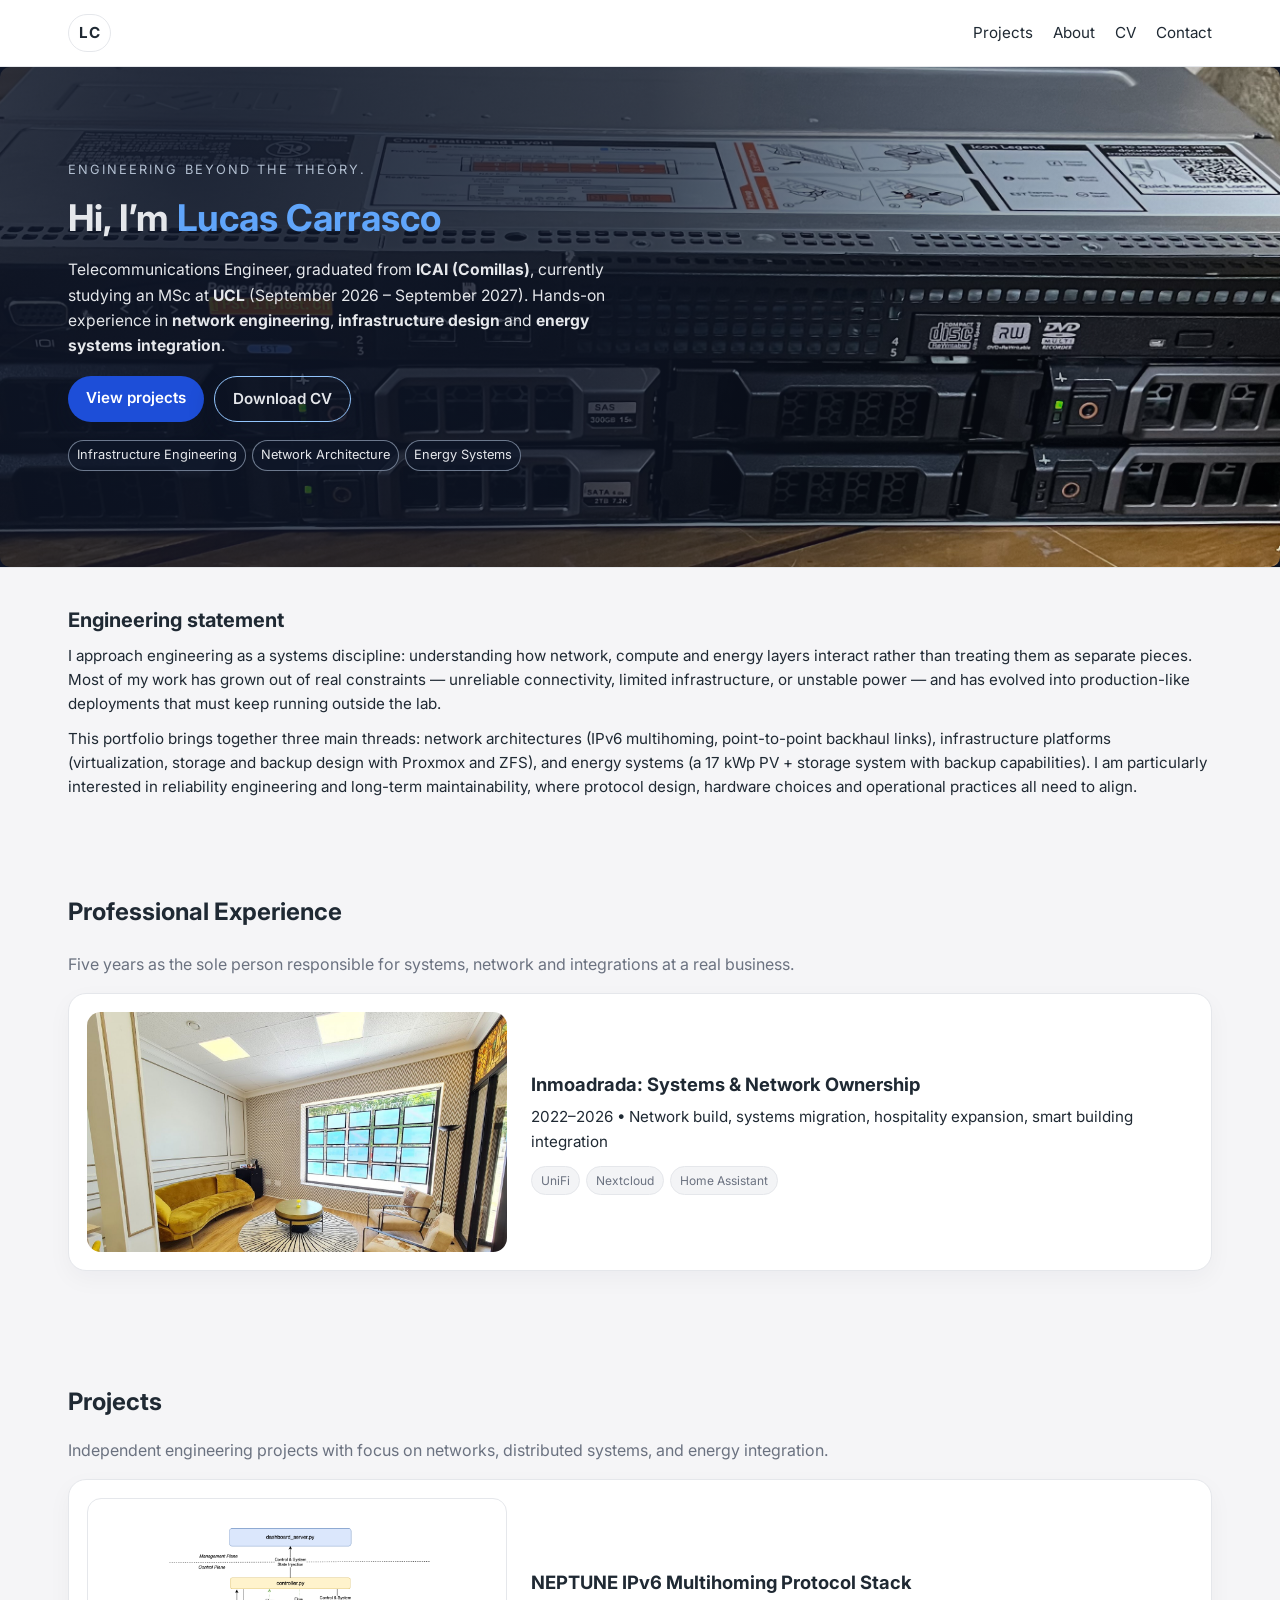
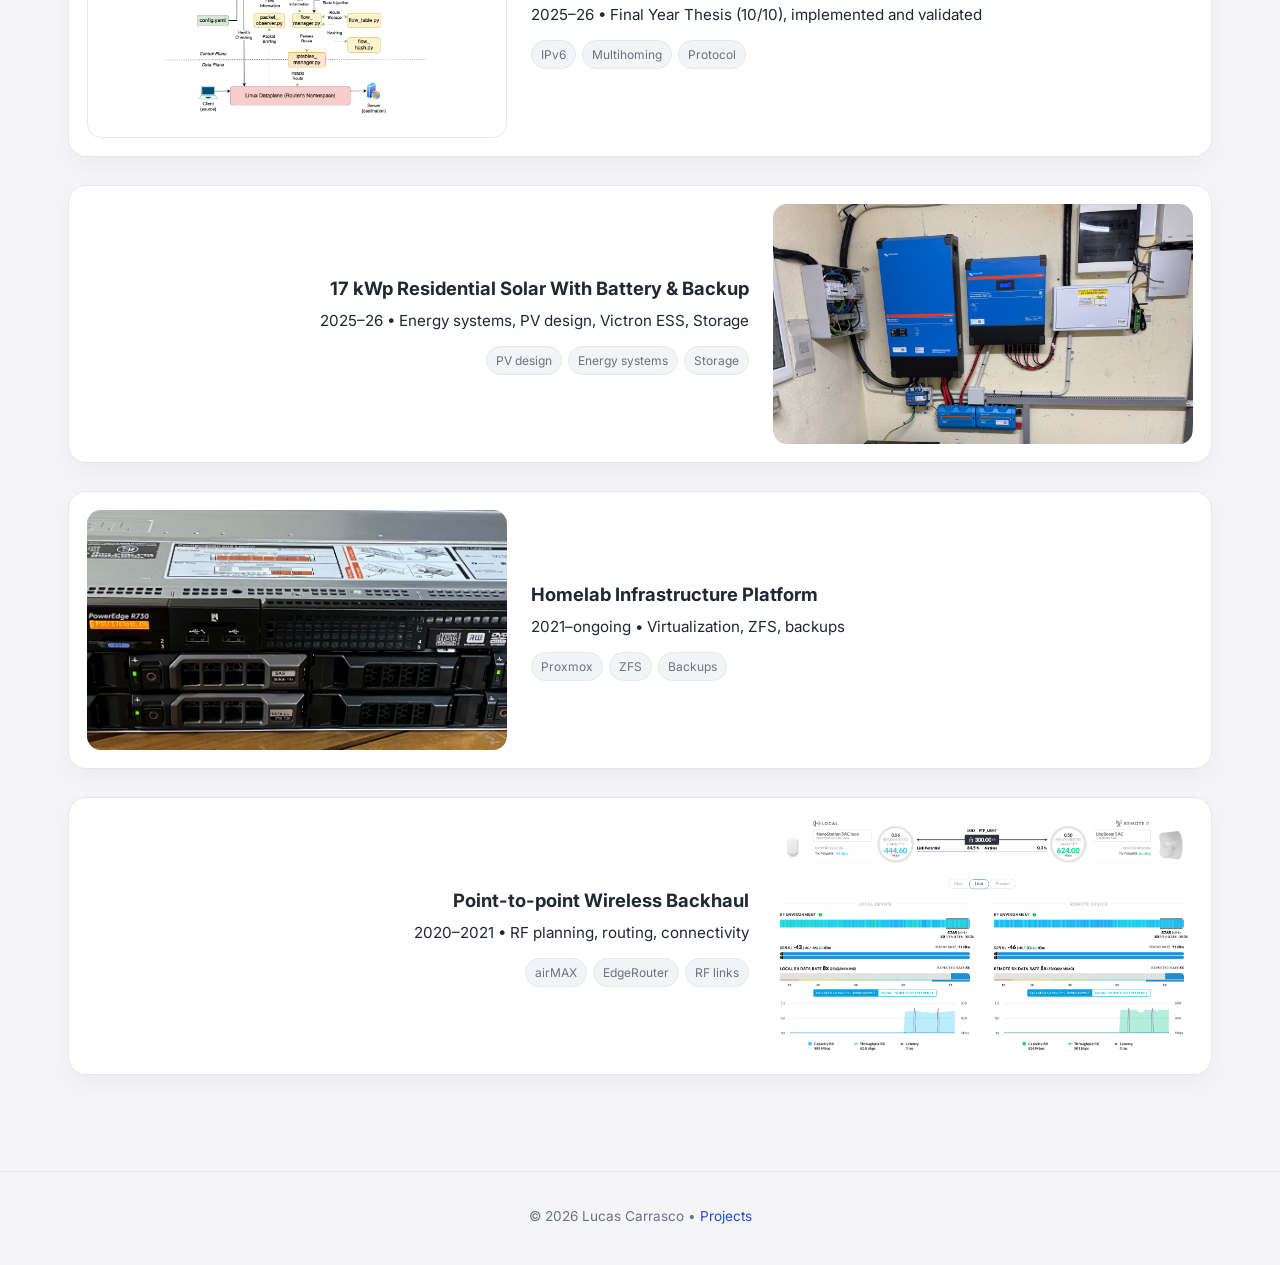
<file: index.html>
<!doctype html>
<html lang="en">
<head>
  <meta charset="utf-8">
  <meta name="viewport" content="width=device-width, initial-scale=1">
  <title>Lucas Carrasco – Engineering Portfolio</title>
  <link rel="icon" href="assets/img/favicon.png" type="image/png">
  <meta name="description" content="Engineering portfolio by Lucas Carrasco: networks, distributed systems, and energy integration projects.">
  <link rel="preconnect" href="https://fonts.gstatic.com" crossorigin>
  <link href="https://fonts.googleapis.com/css2?family=Inter:wght@400;600;800&display=swap" rel="stylesheet">
  <link rel="stylesheet" href="assets/css/styles.css">
  <meta property="og:title" content="Lucas Carrasco – Engineering Portfolio">
  <meta property="og:description" content="Systems &amp; network ownership at a real business, plus independent engineering projects: networks, systems, energy.">
  <meta property="og:type" content="website">

  <meta property="og:url" content="https://lcs-26.github.io/Portfolio">
  <meta property="og:image" content="https://lcs-26.github.io/Portfolio/assets/img/preview.png">
  <meta property="og:image:width" content="1536">
  <meta property="og:image:height" content="1024">
</head>
<body>

<header class="site-header">
  <div class="container nav">
    <a class="logo" href="index.html">LC</a>
    <nav class="menu" id="menu">
      <a href="index.html#experience">Projects</a>
      <a href="about.html">About</a>
      <a href="cv.html">CV</a>
      <a href="mailto:carrascodominguezlucas@gmail.com">Contact</a>
    </nav>
    <button class="menu-toggle" aria-controls="menu" aria-expanded="false">☰</button>
  </div>
</header>

<main>

  <!-- HERO VISUAL FULL-WIDTH -->
  <section class="hero-visual">
    <div class="hero-visual-inner">
      <img src="assets/img/homelab/dell.jpeg"
           alt="Rack with servers, network gear and solar equipment">
      <div class="hero-visual-overlay"></div>

      <div class="hero-visual-content container">
        <div class="hero-text">
          <p class="eyebrow">Engineering beyond the theory.</p>
          <h1>Hi, I’m <span class="accent">Lucas Carrasco</span></h1>
            <p class="lead">
              Telecommunications Engineer, graduated from <strong>ICAI (Comillas)</strong>, currently studying an MSc at
              <strong>UCL</strong> (September 2026 – September 2027). Hands-on experience in
              <strong>network engineering</strong>, <strong>infrastructure design</strong> and
              <strong>energy systems integration</strong>.
            </p>
          <div class="actions">
            <a class="btn" href="#experience">View projects</a>
            <a class="btn ghost" href="assets/docs/Lucas-Carrasco-CV.pdf" target="_blank" rel="noopener">
              Download CV
            </a>
          </div>

          <div class="hero-meta">
            <span>Infrastructure Engineering</span>
            <span>Network Architecture</span>
            <span>Energy Systems</span>
          </div>
        </div>
      </div>
    </div>
  </section>

<!-- ENGINEERING STATEMENT -->
<section class="section statement-section">
  <div class="container">
    <h2>Engineering statement</h2>
    <p>
      I approach engineering as a systems discipline: understanding how network, compute and energy
      layers interact rather than treating them as separate pieces. Most of my work has grown out of
      real constraints — unreliable connectivity, limited infrastructure, or unstable power — and has
      evolved into production-like deployments that must keep running outside the lab.
    </p>
    <p>
      This portfolio brings together three main threads: network architectures (IPv6 multihoming,
      point-to-point backhaul links), infrastructure platforms (virtualization, storage and backup
      design with Proxmox and ZFS), and energy systems (a 17 kWp PV + storage system with backup
      capabilities). I am particularly interested in reliability engineering and long-term
      maintainability, where protocol design, hardware choices and operational practices all need
      to align.
    </p>
  </div>
</section>

  <!-- PROFESSIONAL EXPERIENCE -->
  <section id="experience" class="section">
    <div class="container">

      <h2>Professional Experience</h2>
      <p class="muted">
        Five years as the sole person responsible for systems, network and integrations at a real business.
      </p>

      <div class="projects-list">
        <article class="project-card">
          <img src="assets/img/network/Office.jpg" alt="Inmoadrada office">

          <div class="project-content">
            <h3><a href="inmoadrada.html">Inmoadrada: Systems &amp; Network Ownership</a></h3>
            <p>2022–2026 • Network build, systems migration, hospitality expansion, smart building integration</p>
            <div class="project-tags">
              <span>UniFi</span>
              <span>Nextcloud</span>
              <span>Home Assistant</span>
            </div>
          </div>
        </article>
      </div>
    </div>
  </section>

  <!-- PROJECTS -->
  <section id="projects" class="section">
    <div class="container">

      <h2>Projects</h2>
      <p class="muted">
        Independent engineering projects with focus on networks, distributed systems, and energy integration.
      </p>

      <div class="projects-list">

        <!-- NEPTUNE (imagen izquierda) -->
        <article class="project-card">
          <img src="assets/img/neptune/neptune-v2.png" alt="NEPTUNE Protocol Stack" class="diagram-thumb">

          <div class="project-content">
            <h3><a href="neptune.html">NEPTUNE IPv6 Multihoming Protocol Stack</a></h3>
            <p>2025–26 • Final Year Thesis (10/10), implemented and validated</p>
            <div class="project-tags">
              <span>IPv6</span>
              <span>Multihoming</span>
              <span>Protocol</span>
            </div>
          </div>
        </article>

        <!-- SOLAR (imagen derecha) -->
        <article class="project-card reverse">
          <img src="assets/img/solar/install.jpeg" alt="17 kWp Residential Solar With Battery & Backup">

          <div class="project-content">
            <h3><a href="solar.html">17 kWp Residential Solar With Battery &amp; Backup</a></h3>
            <p>2025–26 • Energy systems, PV design, Victron ESS, Storage</p>
            <div class="project-tags">
              <span>PV design</span>
              <span>Energy systems</span>
              <span>Storage</span>
            </div>
          </div>
        </article>

        <!-- HOMELAB (imagen izquierda) -->
        <article class="project-card">
          <img src="assets/img/homelab/dell.jpeg" alt="Homelab Infrastructure">

          <div class="project-content">
            <h3><a href="homelab.html">Homelab Infrastructure Platform</a></h3>
            <p>2021–ongoing • Virtualization, ZFS, backups</p>
            <div class="project-tags">
              <span>Proxmox</span>
              <span>ZFS</span>
              <span>Backups</span>
            </div>
          </div>
        </article>

        <!-- P2P (imagen derecha) -->
        <article class="project-card reverse">
          <img src="assets/img/ptp/Dashboard.png" alt="Point-to-point links">

          <div class="project-content">
            <h3><a href="ptp.html">Point-to-point Wireless Backhaul</a></h3>
            <p>2020–2021 • RF planning, routing, connectivity</p>
            <div class="project-tags">
              <span>airMAX</span>
              <span>EdgeRouter</span>
              <span>RF links</span>
            </div>
          </div>
        </article>

      </div>
    </div>
  </section>

</main>

<footer class="site-footer">
  <div class="container">
    <p>© <span id="year"></span> Lucas Carrasco • <a href="#experience">Projects</a></p>
  </div>
</footer>

<script src="assets/js/main.js" defer></script>

</body>
</html>
</file>
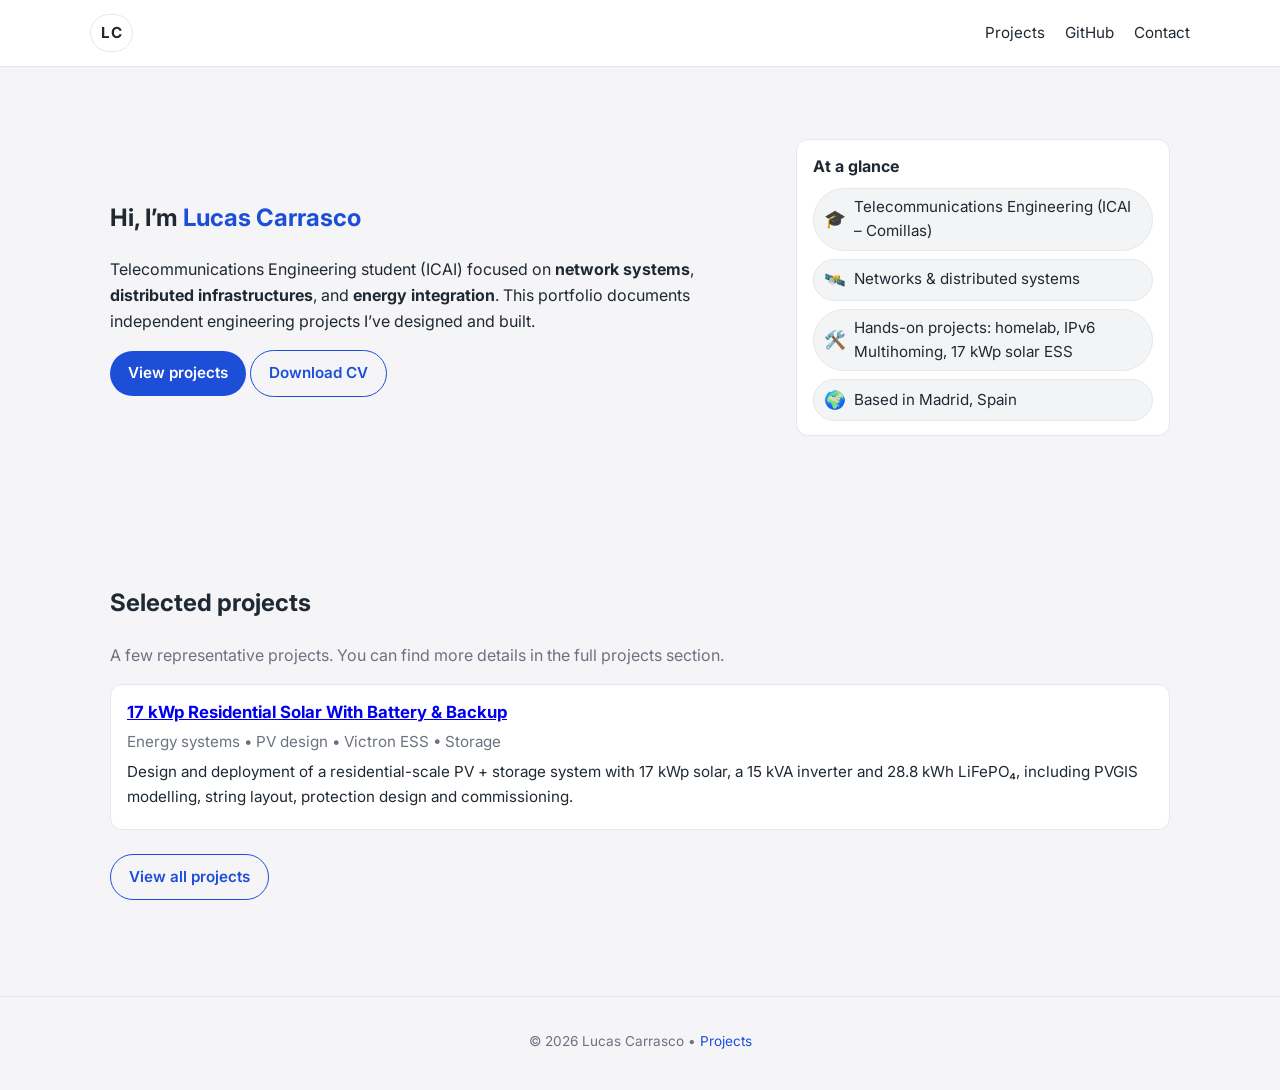
<file: lc-portfolio/index.html>
<!doctype html>
<html lang="en">
<head>
  <meta charset="utf-8">
  <meta name="viewport" content="width=device-width, initial-scale=1">
  <title>Lucas Carrasco – Engineering Portfolio</title>
  <meta name="description" content="Engineering portfolio by Lucas Carrasco: networks, distributed systems, and energy integration projects.">
  <link rel="preconnect" href="https://fonts.gstatic.com" crossorigin>
  <link href="https://fonts.googleapis.com/css2?family=Inter:wght@400;600;800&display=swap" rel="stylesheet">
  <link rel="stylesheet" href="assets/css/styles.css">
  <meta property="og:title" content="Lucas Carrasco – Engineering Portfolio">
  <meta property="og:description" content="Independent engineering projects: networks, systems, energy.">
  <meta property="og:type" content="website">
</head>
<body>
  <header class="site-header">
    <div class="container nav">
      <a class="logo" href="index.html">LC</a>
      <nav class="menu" id="menu">
        <a href="projects.html">Projects</a>
        <a href="https://github.com/LCS-26" target="_blank" rel="noopener">GitHub</a>
        <a href="mailto:lucas@example.com">Contact</a>
      </nav>
      <button class="menu-toggle" aria-controls="menu" aria-expanded="false">☰</button>
    </div>
  </header>

  <main>
    <!-- HERO -->
    <section class="hero section">
      <div class="container grid two hero-layout">
        <!-- Columna izquierda: texto principal -->
        <div>
          <h1>Hi, I’m <span class="accent">Lucas Carrasco</span></h1>
          <p class="lead">
            Telecommunications Engineering student (ICAI) focused on
            <strong>network systems</strong>, <strong>distributed infrastructures</strong>,
            and <strong>energy integration</strong>. This portfolio documents independent
            engineering projects I’ve designed and built.
          </p>
          <div class="actions">
            <a class="btn" href="projects.html">View projects</a>
            <a class="btn ghost" href="assets/CV_LucasCarrasco.pdf" target="_blank" rel="noopener">
              Download CV
            </a>
          </div>
        </div>

        <!-- Columna derecha: "CV snapshot" -->
        <aside class="panel hero-aside">
          <h2 class="hero-subtitle">At a glance</h2>
          <ul class="pill-list">
            <li><span>🎓</span>Telecommunications Engineering (ICAI – Comillas)</li>
            <li><span>🛰️</span>Networks &amp; distributed systems</li>
            <li><span>🛠️</span>Hands-on projects: homelab, IPv6 Multihoming, 17 kWp solar ESS</li>
            <li><span>🌍</span>Based in Madrid, Spain</li>
          </ul>
        </aside>
      </div>
    </section>

    <!-- SELECTED PROJECTS -->
    <section class="section">
      <div class="container">
        <h2>Selected projects</h2>
        <p class="muted">
          A few representative projects. You can find more details in the full projects section.
        </p>

        <div class="selected-projects">
          <article>
            <h3><a href="solar.html">17 kWp Residential Solar With Battery &amp; Backup</a></h3>
            <p class="muted">Energy systems • PV design • Victron ESS • Storage</p>
            <p>
              Design and deployment of a residential-scale PV + storage system with 17 kWp solar,
              a 15 kVA inverter and 28.8 kWh LiFePO₄, including PVGIS modelling, string layout,
              protection design and commissioning.
            </p>
          </article>

          <!-- Puedes añadir más artículos aquí si quieres -->
          <!--
          <article>
            <h3><a href="saas.html">Technical Tools SaaS Platform</a></h3>
            <p class="muted">Web • Spring Boot • React</p>
            <p>
              Early-stage SaaS for technical calculation tools with multi-tenant architecture and React frontend.
            </p>
          </article>
          -->
        </div>

        <div class="actions" style="margin-top: 24px;">
          <a class="btn ghost" href="projects.html">View all projects</a>
        </div>
      </div>
    </section>
  </main>

  <footer class="site-footer">
    <div class="container">
      <p>© <span id="year"></span> Lucas Carrasco • <a href="projects.html">Projects</a></p>
    </div>
  </footer>

  <script src="assets/js/main.js" defer></script>
</body>
</html>
</file>
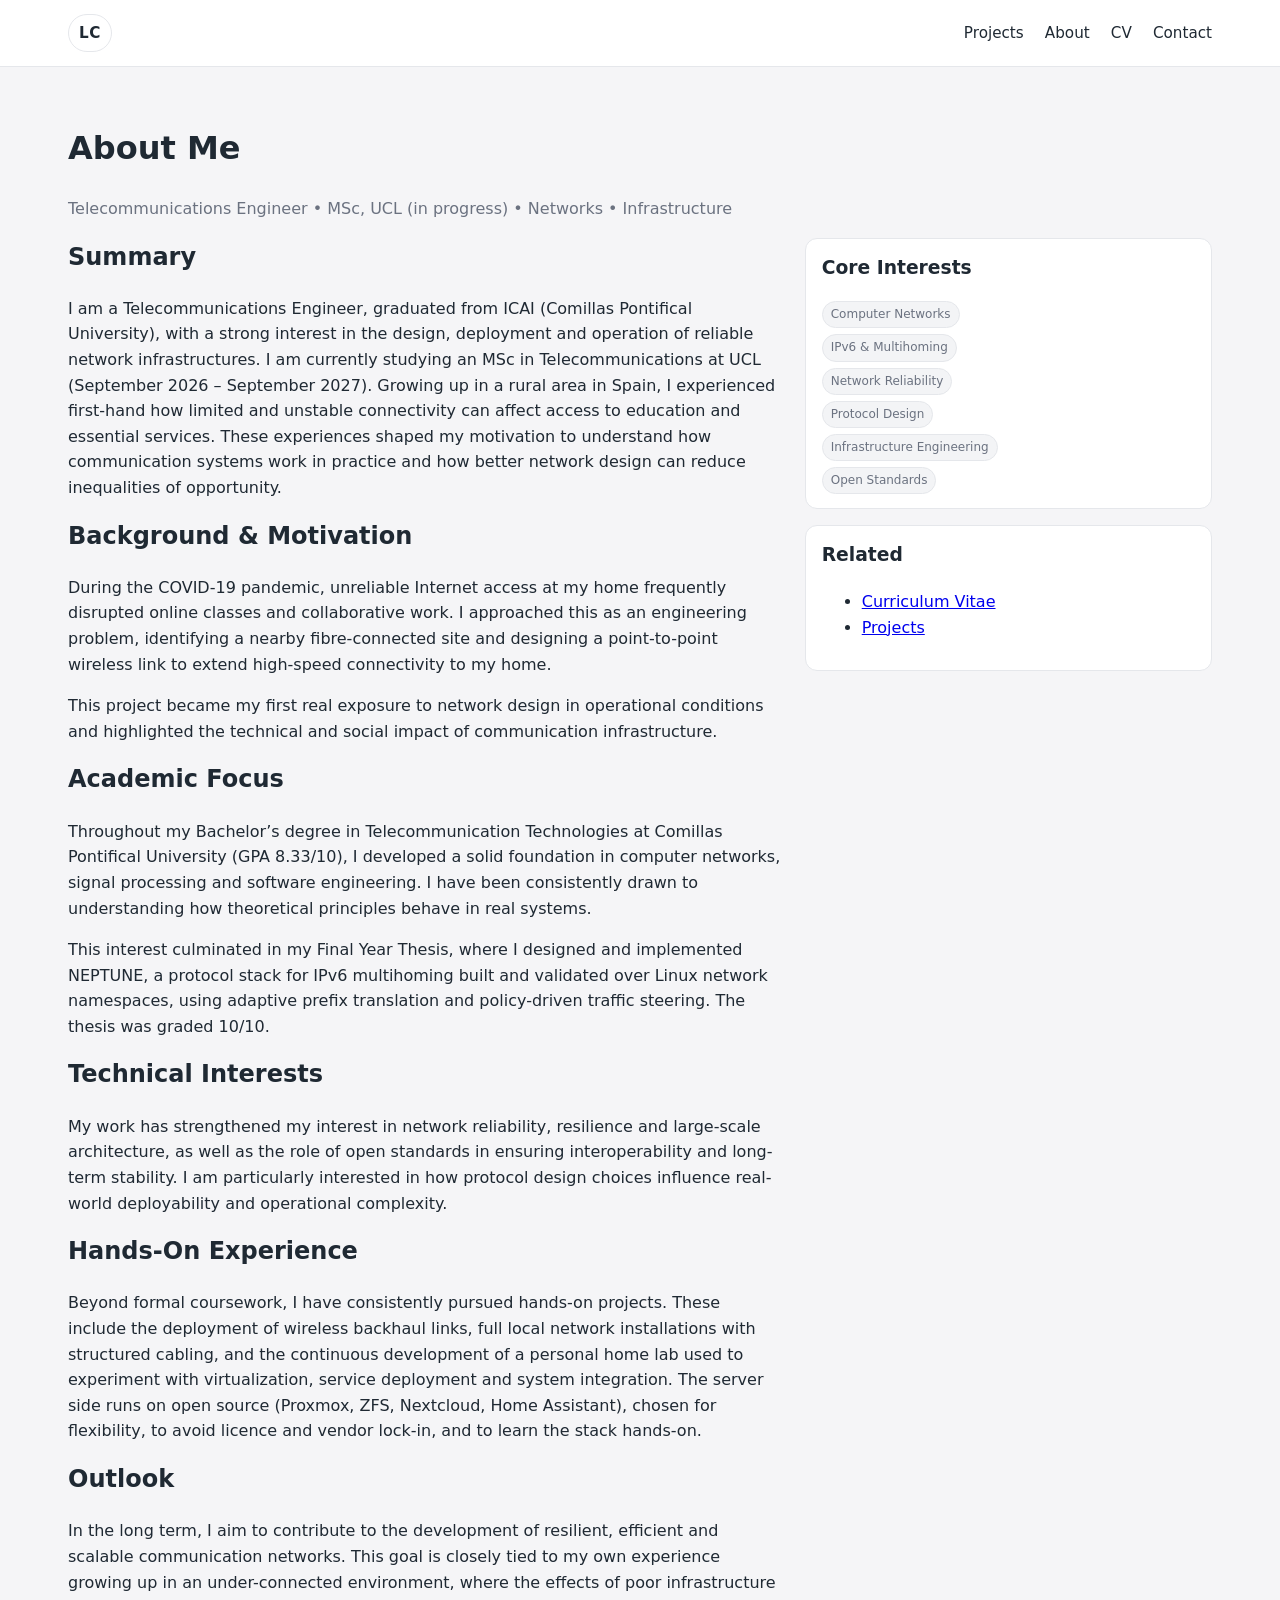
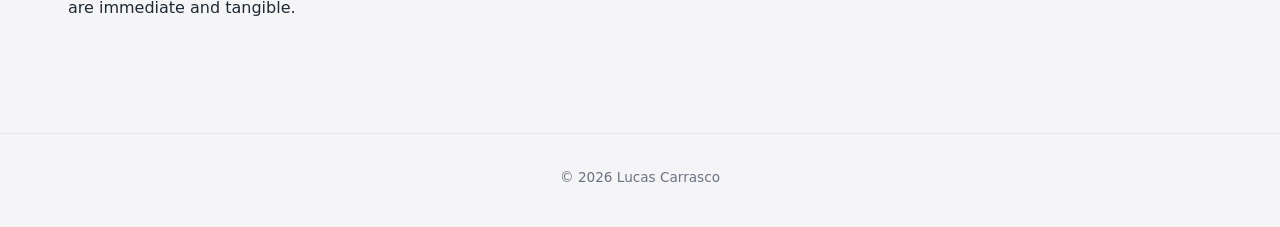
<file: about.html>
<!doctype html>
<html lang="en">
<head>
  <meta charset="utf-8">
  <meta name="viewport" content="width=device-width, initial-scale=1">
  <title>About Me – Lucas Carrasco</title>
  <link rel="icon" href="assets/img/favicon.png" type="image/png">
  <meta name="description" content="About Lucas Carrasco – Telecommunications Engineer, incoming MSc student at UCL, networking and infrastructure.">
  <link rel="stylesheet" href="assets/css/styles.css">
</head>
<body>

<header class="site-header">
  <div class="container nav">
    <a class="logo" href="index.html">LC</a>
    <nav class="menu" id="menu">
      <a href="index.html#experience">Projects</a>
      <a href="about.html" aria-current="page">About</a>
      <a href="cv.html">CV</a>
      <a href="mailto:carrascodominguezlucas@gmail.com">Contact</a>
    </nav>
    <button class="menu-toggle" aria-controls="menu" aria-expanded="false">☰</button>
  </div>
</header>

<main class="container section">

  <h1>About Me</h1>
  <p class="muted">Telecommunications Engineer • MSc, UCL (in progress) • Networks • Infrastructure</p>

  <div class="grid two">

    <!-- MAIN CONTENT -->
    <section>

      <h2>Summary</h2>
      <p>
        I am a Telecommunications Engineer, graduated from ICAI (Comillas Pontifical University),
        with a strong interest in the design, deployment and operation of reliable network
        infrastructures. I am currently studying an MSc in Telecommunications at UCL (September 2026 – September 2027). Growing up
        in a rural area in Spain, I experienced first-hand how limited and unstable connectivity
        can affect access to education and essential services. These experiences shaped my
        motivation to understand how communication systems work in practice and how better network
        design can reduce inequalities of opportunity.
      </p>

      <h2>Background & Motivation</h2>
      <p>
        During the COVID-19 pandemic, unreliable Internet access at my home frequently
        disrupted online classes and collaborative work. I approached this as an engineering
        problem, identifying a nearby fibre-connected site and designing a point-to-point
        wireless link to extend high-speed connectivity to my home.
      </p>
      <p>
        This project became my first real exposure to network design in operational conditions
        and highlighted the technical and social impact of communication infrastructure.
      </p>

      <h2>Academic Focus</h2>
      <p>
        Throughout my Bachelor’s degree in Telecommunication Technologies at Comillas
        Pontifical University (GPA 8.33/10), I developed a solid foundation in computer networks,
        signal processing and software engineering. I have been consistently drawn to understanding
        how theoretical principles behave in real systems.
      </p>
      <p>
        This interest culminated in my Final Year Thesis, where I designed and implemented
        NEPTUNE, a protocol stack for IPv6 multihoming built and validated over Linux network
        namespaces, using adaptive prefix translation and policy-driven traffic steering. The
        thesis was graded 10/10.
      </p>

      <h2>Technical Interests</h2>
      <p>
        My work has strengthened my interest in network reliability, resilience and large-scale
        architecture, as well as the role of open standards in ensuring interoperability and
        long-term stability. I am particularly interested in how protocol design choices influence
        real-world deployability and operational complexity.
      </p>

      <h2>Hands-On Experience</h2>
      <p>
        Beyond formal coursework, I have consistently pursued hands-on projects. These include the
        deployment of wireless backhaul links, full local network installations with structured
        cabling, and the continuous development of a personal home lab used to experiment
        with virtualization, service deployment and system integration. The server side runs on
        open source (Proxmox, ZFS, Nextcloud, Home Assistant), chosen for flexibility, to avoid
        licence and vendor lock-in, and to learn the stack hands-on.
      </p>

      <h2>Outlook</h2>
      <p>
        In the long term, I aim to contribute to the development of resilient, efficient and
        scalable communication networks. This goal is closely tied to my own experience
        growing up in an under-connected environment, where the effects of poor infrastructure
        are immediate and tangible.
      </p>

    </section>

    <!-- ASIDE -->
    <aside>
      <div class="panel">
        <h3>Core Interests</h3>
        <ul class="tags vertical">
          <li>Computer Networks</li>
          <li>IPv6 &amp; Multihoming</li>
          <li>Network Reliability</li>
          <li>Protocol Design</li>
          <li>Infrastructure Engineering</li>
          <li>Open Standards</li>
        </ul>
      </div>

      <div class="panel">
        <h3>Related</h3>
        <ul>
          <li><a href="cv.html">Curriculum Vitae</a></li>
          <li><a href="index.html">Projects</a></li>
        </ul>
      </div>
    </aside>

  </div>
</main>

<footer class="site-footer">
  <div class="container">
    <p>© <span id="year"></span> Lucas Carrasco</p>
  </div>
</footer>

<script src="assets/js/main.js" defer></script>
</body>
</html>
</file>
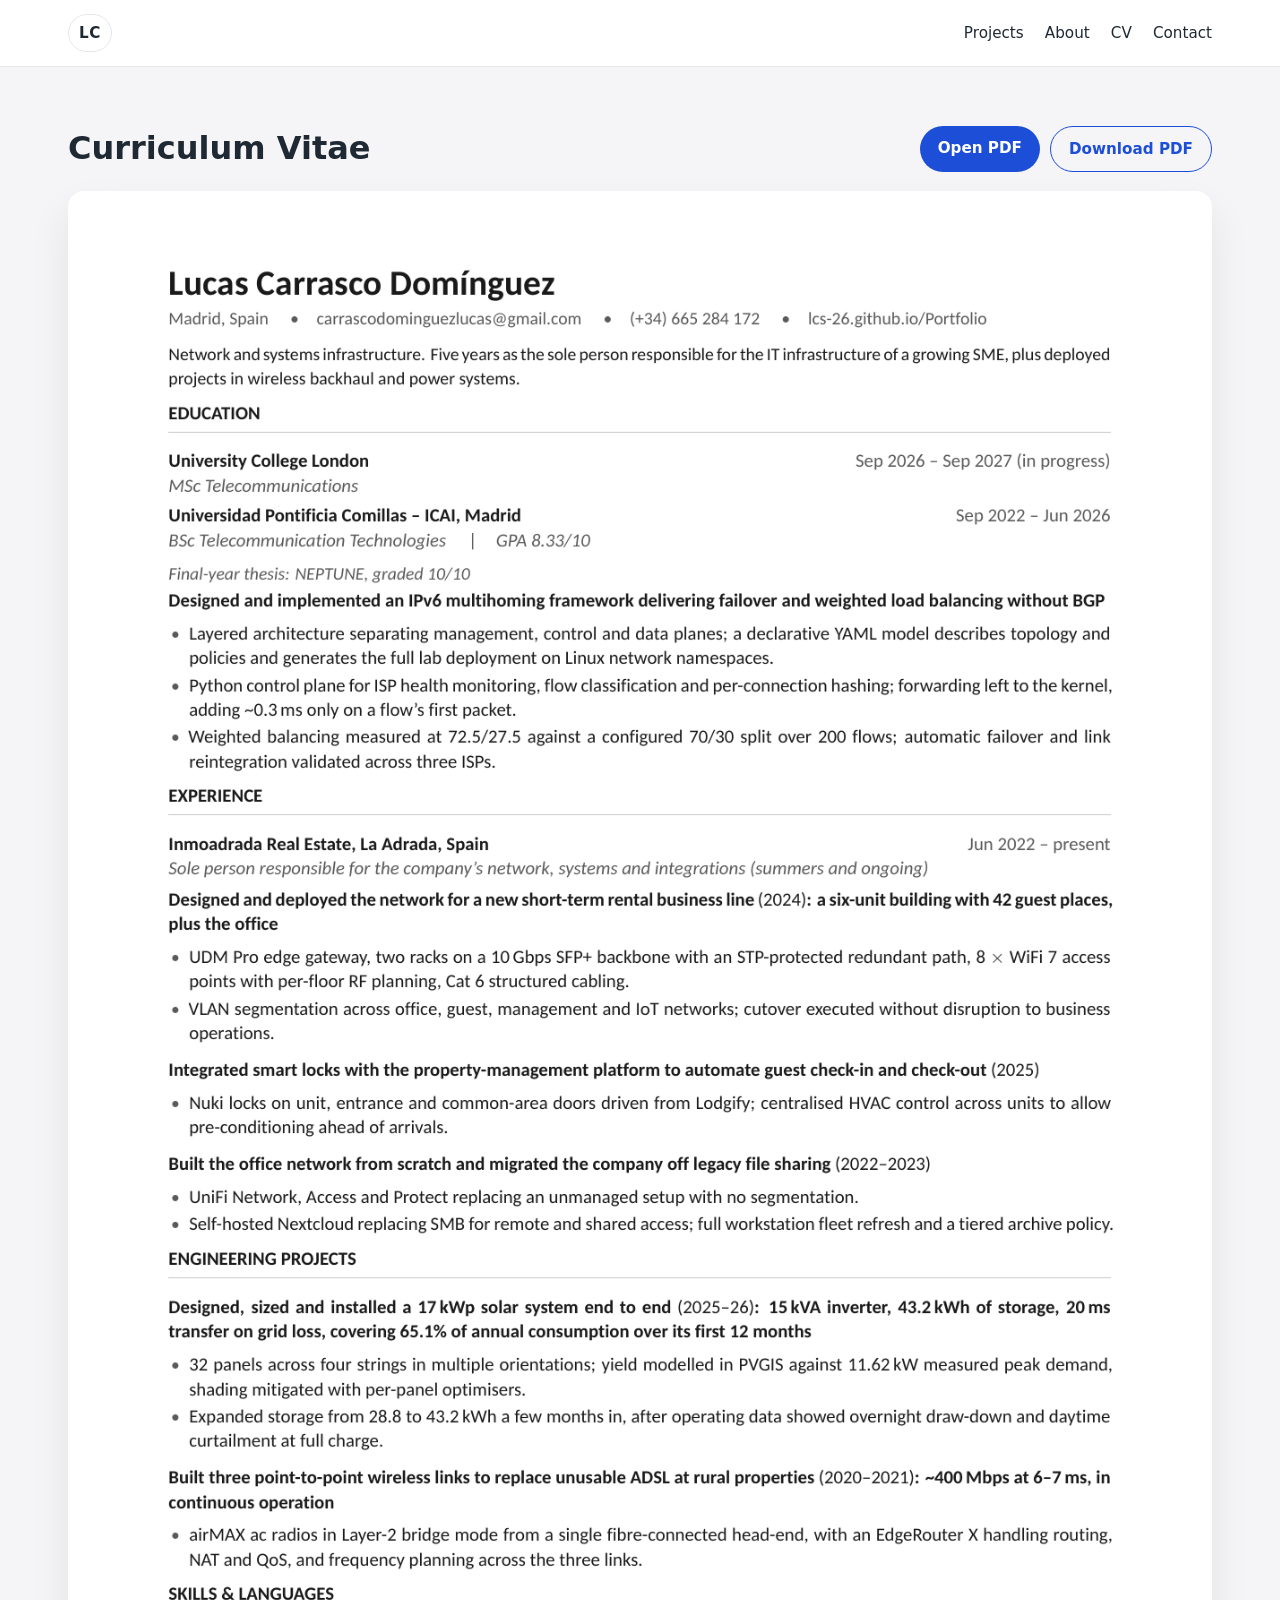
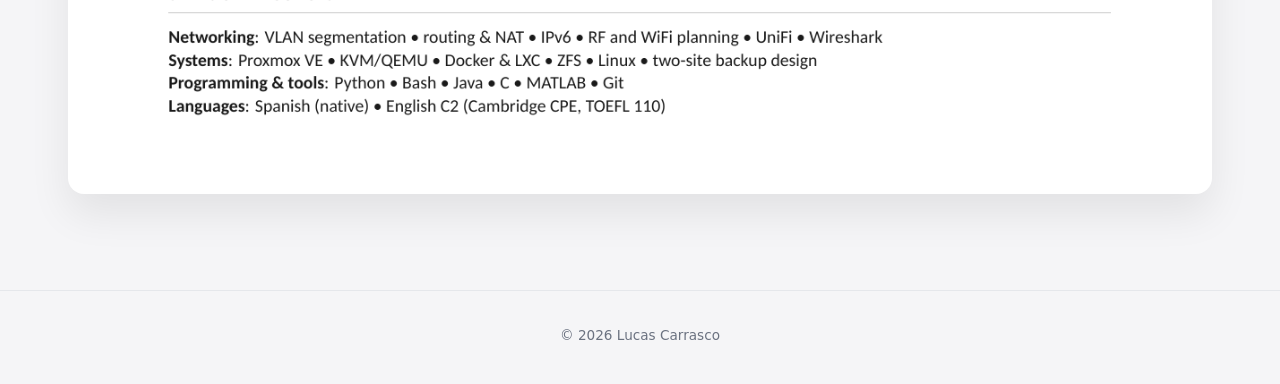
<file: cv.html>
<!doctype html>
<html lang="en">
<head>
  <meta charset="utf-8">
  <meta name="viewport" content="width=device-width, initial-scale=1">
  <title>Curriculum Vitae – Lucas Carrasco</title>
  <link rel="icon" href="assets/img/favicon.png" type="image/png">
  <meta name="description" content="Curriculum Vitae of Lucas Carrasco">
  <link rel="stylesheet" href="assets/css/styles.css">

  <style>
    .cv-header{
      display:flex;
      justify-content:space-between;
      align-items:center;
      gap:12px;
      flex-wrap:wrap;
      margin-bottom:16px;
    }

    .cv-preview{
      background:#fff;
      border-radius:16px;
      padding:16px;
      box-shadow:0 20px 40px rgba(0,0,0,.08);
    }

    .cv-preview img{
      width:100%;
      height:auto;
      display:block;
      border-radius:8px;
    }

    .cv-actions{
      display:flex;
      gap:10px;
      flex-wrap:wrap;
    }
  </style>
</head>
<body>

<header class="site-header">
  <div class="container nav">
    <a class="logo" href="index.html">LC</a>
    <nav class="menu" id="menu">
      <a href="index.html#experience">Projects</a>
      <a href="about.html">About</a>
      <a href="cv.html">CV</a>
      <a href="mailto:carrascodominguezlucas@gmail.com">Contact</a>
    </nav>
    <button class="menu-toggle" aria-controls="menu" aria-expanded="false">☰</button>
  </div>
</header>

<main class="container section">

  <div class="cv-header">
    <div>
      <h1 style="margin:0;">Curriculum Vitae</h1>
    </div>

    <div class="cv-actions">
      <a class="btn" href="assets/docs/Lucas-Carrasco-CV.pdf" target="_blank">
        Open PDF
      </a>
      <a class="btn ghost" href="assets/docs/Lucas-Carrasco-CV.pdf" download>
        Download PDF
      </a>
    </div>
  </div>

  <div class="cv-preview">
    <img
      src="assets/docs/Lucas-Carrasco-CV.png"
      alt="Curriculum Vitae – Lucas Carrasco">
  </div>

</main>

<footer class="site-footer">
  <div class="container">
    <p>© <span id="year"></span> Lucas Carrasco</p>
  </div>
</footer>

<script src="assets/js/main.js" defer></script>
</body>
</html>
</file>
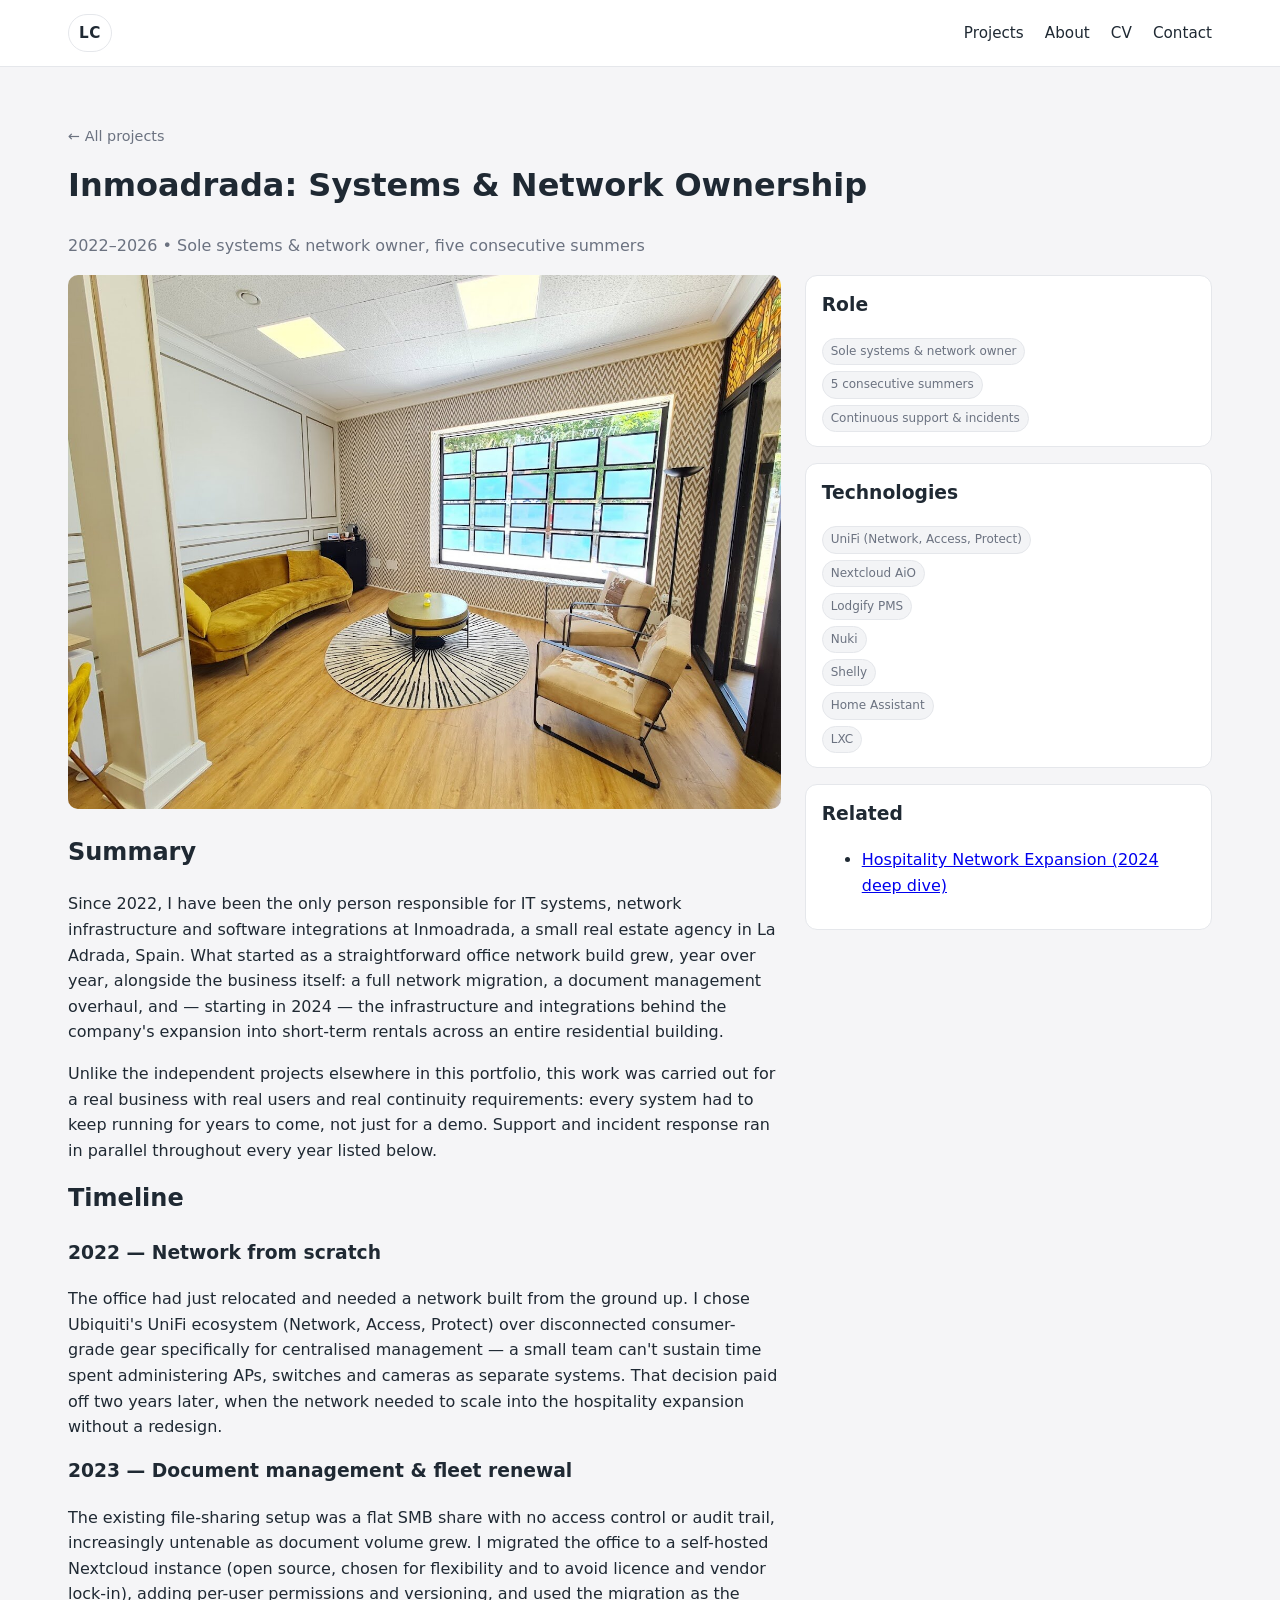
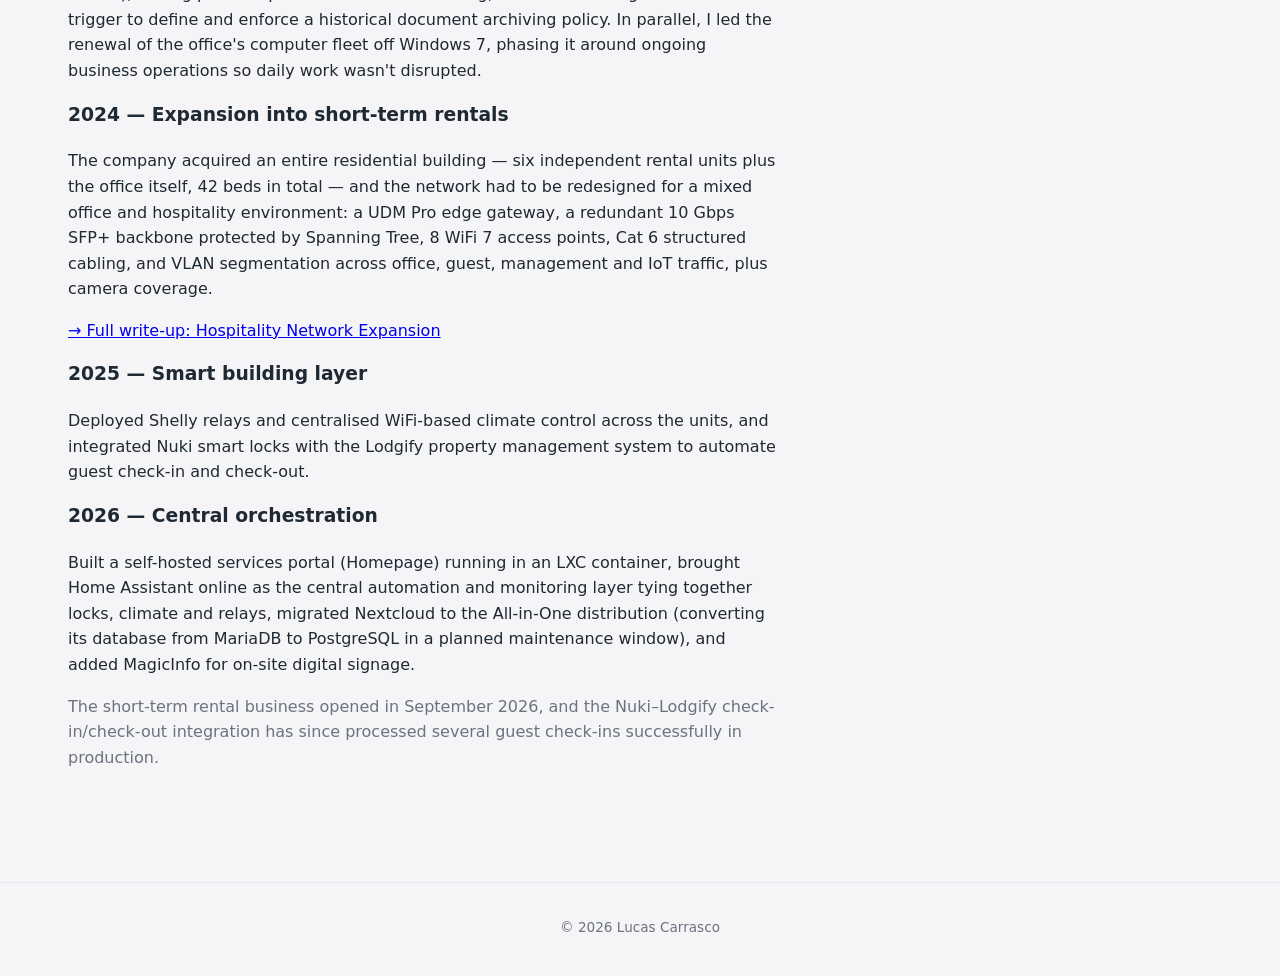
<file: inmoadrada.html>
<!doctype html>
<html lang="en">
<head>
  <meta charset="utf-8">
  <meta name="viewport" content="width=device-width, initial-scale=1">
  <title>Inmoadrada – Systems & Network Ownership (2022–2026) – Lucas Carrasco</title>
  <link rel="icon" href="assets/img/favicon.png" type="image/png">
  <meta name="description" content="Five years as the sole person responsible for systems, network and integrations at a small real estate company expanding into short-term rentals.">
  <link rel="stylesheet" href="assets/css/styles.css">
</head>
<body>

<header class="site-header">
  <div class="container nav">
    <a class="logo" href="index.html">LC</a>
    <nav class="menu" id="menu">
      <a href="index.html#experience">Projects</a>
      <a href="about.html">About</a>
      <a href="cv.html">CV</a>
      <a href="mailto:carrascodominguezlucas@gmail.com">Contact</a>
    </nav>
    <button class="menu-toggle" aria-controls="menu" aria-expanded="false">☰</button>
  </div>
</header>

<main class="container section">
  <a class="breadcrumb" href="index.html">← All projects</a>

  <h1>Inmoadrada: Systems & Network Ownership</h1>
  <p class="muted">2022–2026 • Sole systems &amp; network owner, five consecutive summers</p>

  <div class="grid two">
    <section>

      <img src="assets/img/network/Office.jpg" alt="Inmoadrada office" style="margin-bottom:24px;">

      <h2>Summary</h2>
      <p>
        Since 2022, I have been the only person responsible for IT systems, network infrastructure
        and software integrations at Inmoadrada, a small real estate agency in La Adrada, Spain. What
        started as a straightforward office network build grew, year over year, alongside the
        business itself: a full network migration, a document management overhaul, and — starting in
        2024 — the infrastructure and integrations behind the company's expansion into short-term
        rentals across an entire residential building.
      </p>
      <p>
        Unlike the independent projects elsewhere in this portfolio, this work was carried out for a
        real business with real users and real continuity requirements: every system had to keep
        running for years to come, not just for a demo. Support and incident response ran in
        parallel throughout every year listed below.
      </p>

      <h2>Timeline</h2>

      <h3>2022 — Network from scratch</h3>
      <p>
        The office had just relocated and needed a network built from the ground up. I chose
        Ubiquiti's UniFi ecosystem (Network, Access, Protect) over disconnected consumer-grade gear
        specifically for centralised management — a small team can't sustain time spent
        administering APs, switches and cameras as separate systems. That decision paid off two
        years later, when the network needed to scale into the hospitality expansion without a
        redesign.
      </p>

      <h3>2023 — Document management & fleet renewal</h3>
      <p>
        The existing file-sharing setup was a flat SMB share with no access control or audit trail,
        increasingly untenable as document volume grew. I migrated the office to a self-hosted
        Nextcloud instance (open source, chosen for flexibility and to avoid licence and
        vendor lock-in), adding per-user permissions and versioning, and used the
        migration as the trigger to define and enforce a historical document archiving policy. In
        parallel, I led the renewal of the office's computer fleet off Windows 7, phasing it around
        ongoing business operations so daily work wasn't disrupted.
      </p>

      <h3>2024 — Expansion into short-term rentals</h3>
      <p>
        The company acquired an entire residential building — six independent rental units plus the
        office itself, 42 beds in total — and the network had to be redesigned for a mixed office and
        hospitality environment: a UDM Pro edge gateway, a redundant 10 Gbps SFP+ backbone protected
        by Spanning Tree, 8 WiFi 7 access points, Cat 6 structured cabling, and VLAN segmentation
        across office, guest, management and IoT traffic, plus camera coverage.
      </p>
      <p>
        <a href="network.html">→ Full write-up: Hospitality Network Expansion</a>
      </p>

      <h3>2025 — Smart building layer</h3>
      <p>
        Deployed Shelly relays and centralised WiFi-based climate control across the units, and
        integrated Nuki smart locks with the Lodgify property management system to automate
        guest check-in and check-out.
      </p>

      <h3>2026 — Central orchestration</h3>
      <p>
        Built a self-hosted services portal (Homepage) running in an LXC container, brought Home
        Assistant online as the central automation and monitoring layer tying together locks,
        climate and relays, migrated Nextcloud to the All-in-One distribution (converting its database from
        MariaDB to PostgreSQL in a planned maintenance window), and added MagicInfo for on-site
        digital signage.
      </p>
      <p class="muted">
        The short-term rental business opened in September 2026, and the Nuki–Lodgify check-in/check-out
        integration has since processed several guest check-ins successfully in production.
      </p>

    </section>

    <aside>
      <div class="panel">
        <h3>Role</h3>
        <ul class="tags vertical">
          <li>Sole systems &amp; network owner</li>
          <li>5 consecutive summers</li>
          <li>Continuous support &amp; incidents</li>
        </ul>
      </div>

      <div class="panel">
        <h3>Technologies</h3>
        <ul class="tags vertical">
          <li>UniFi (Network, Access, Protect)</li>
          <li>Nextcloud AiO</li>
          <li>Lodgify PMS</li>
          <li>Nuki</li>
          <li>Shelly</li>
          <li>Home Assistant</li>
          <li>LXC</li>
        </ul>
      </div>

      <div class="panel">
        <h3>Related</h3>
        <ul>
          <li><a href="network.html">Hospitality Network Expansion (2024 deep dive)</a></li>
        </ul>
      </div>
    </aside>
  </div>
</main>

<footer class="site-footer">
  <div class="container">
    <p>© <span id="year"></span> Lucas Carrasco</p>
  </div>
</footer>

<script src="assets/js/main.js" defer></script>
</body>
</html>
</file>
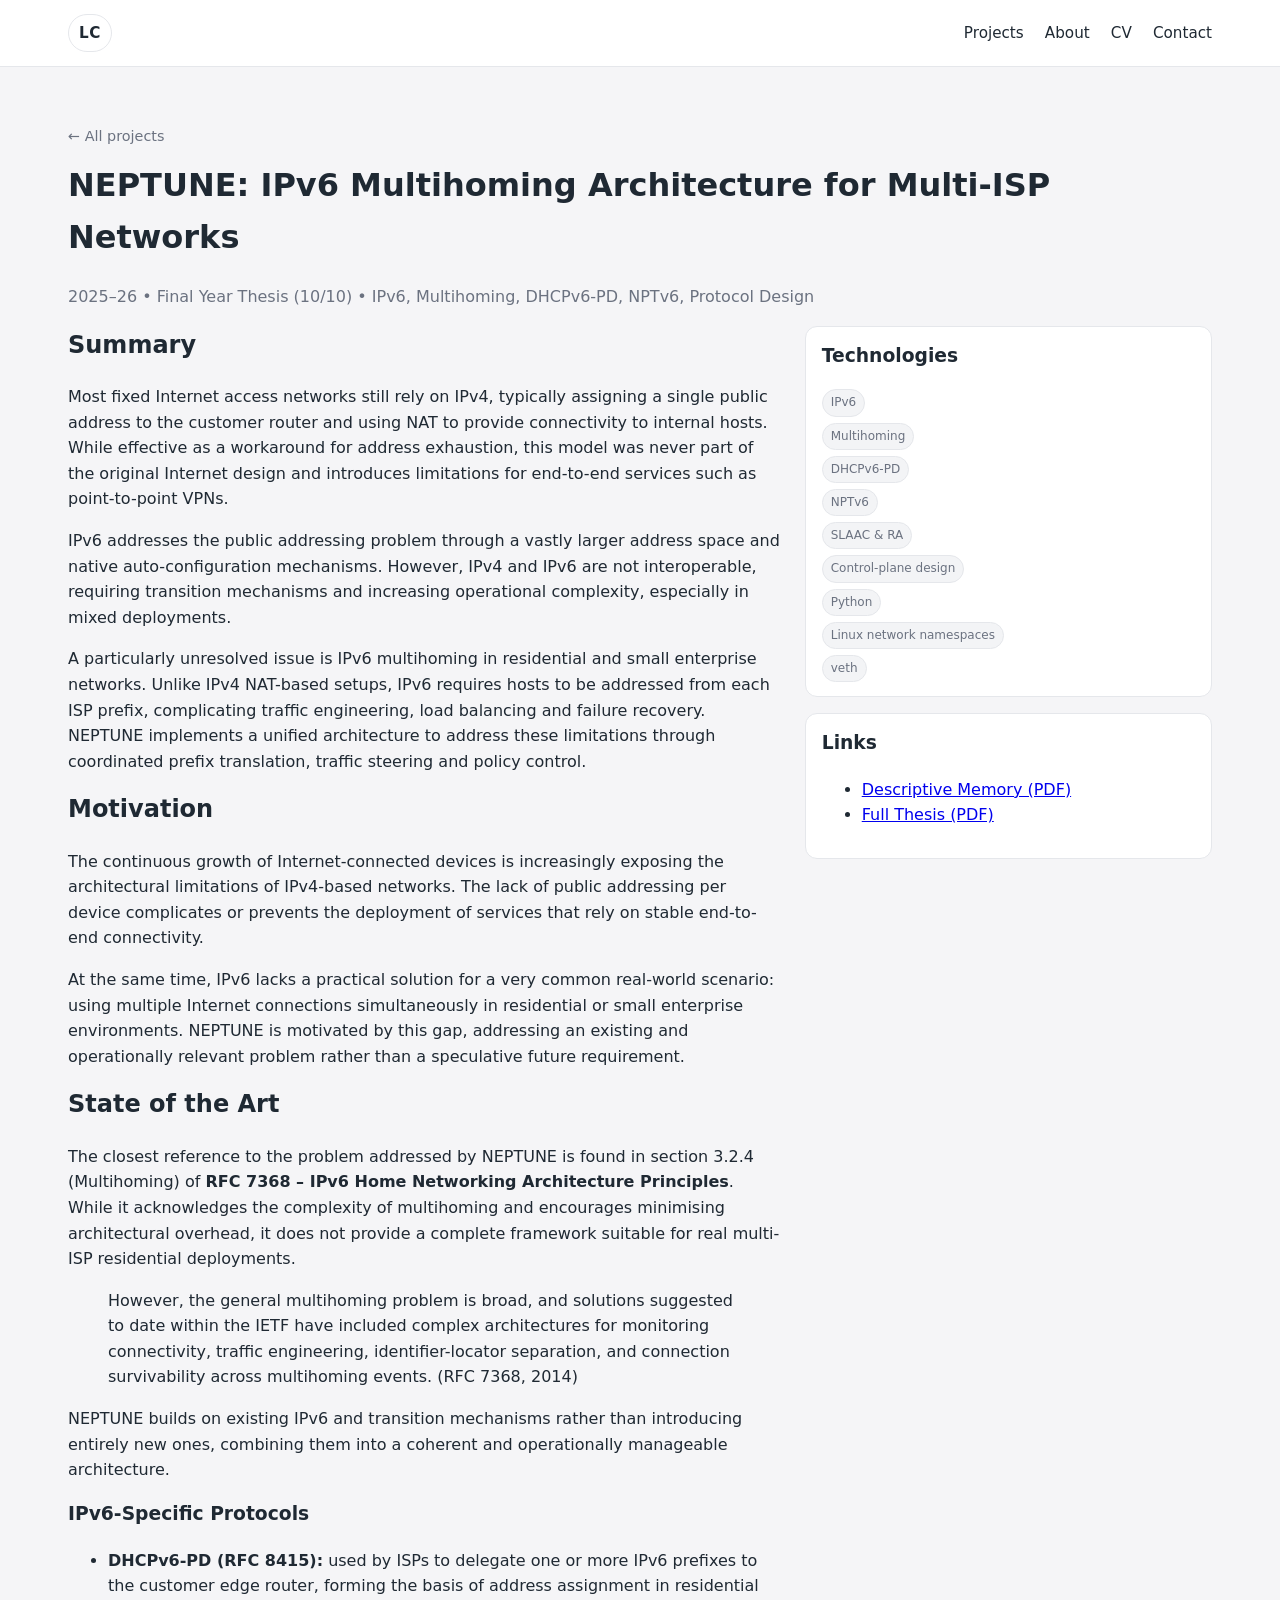
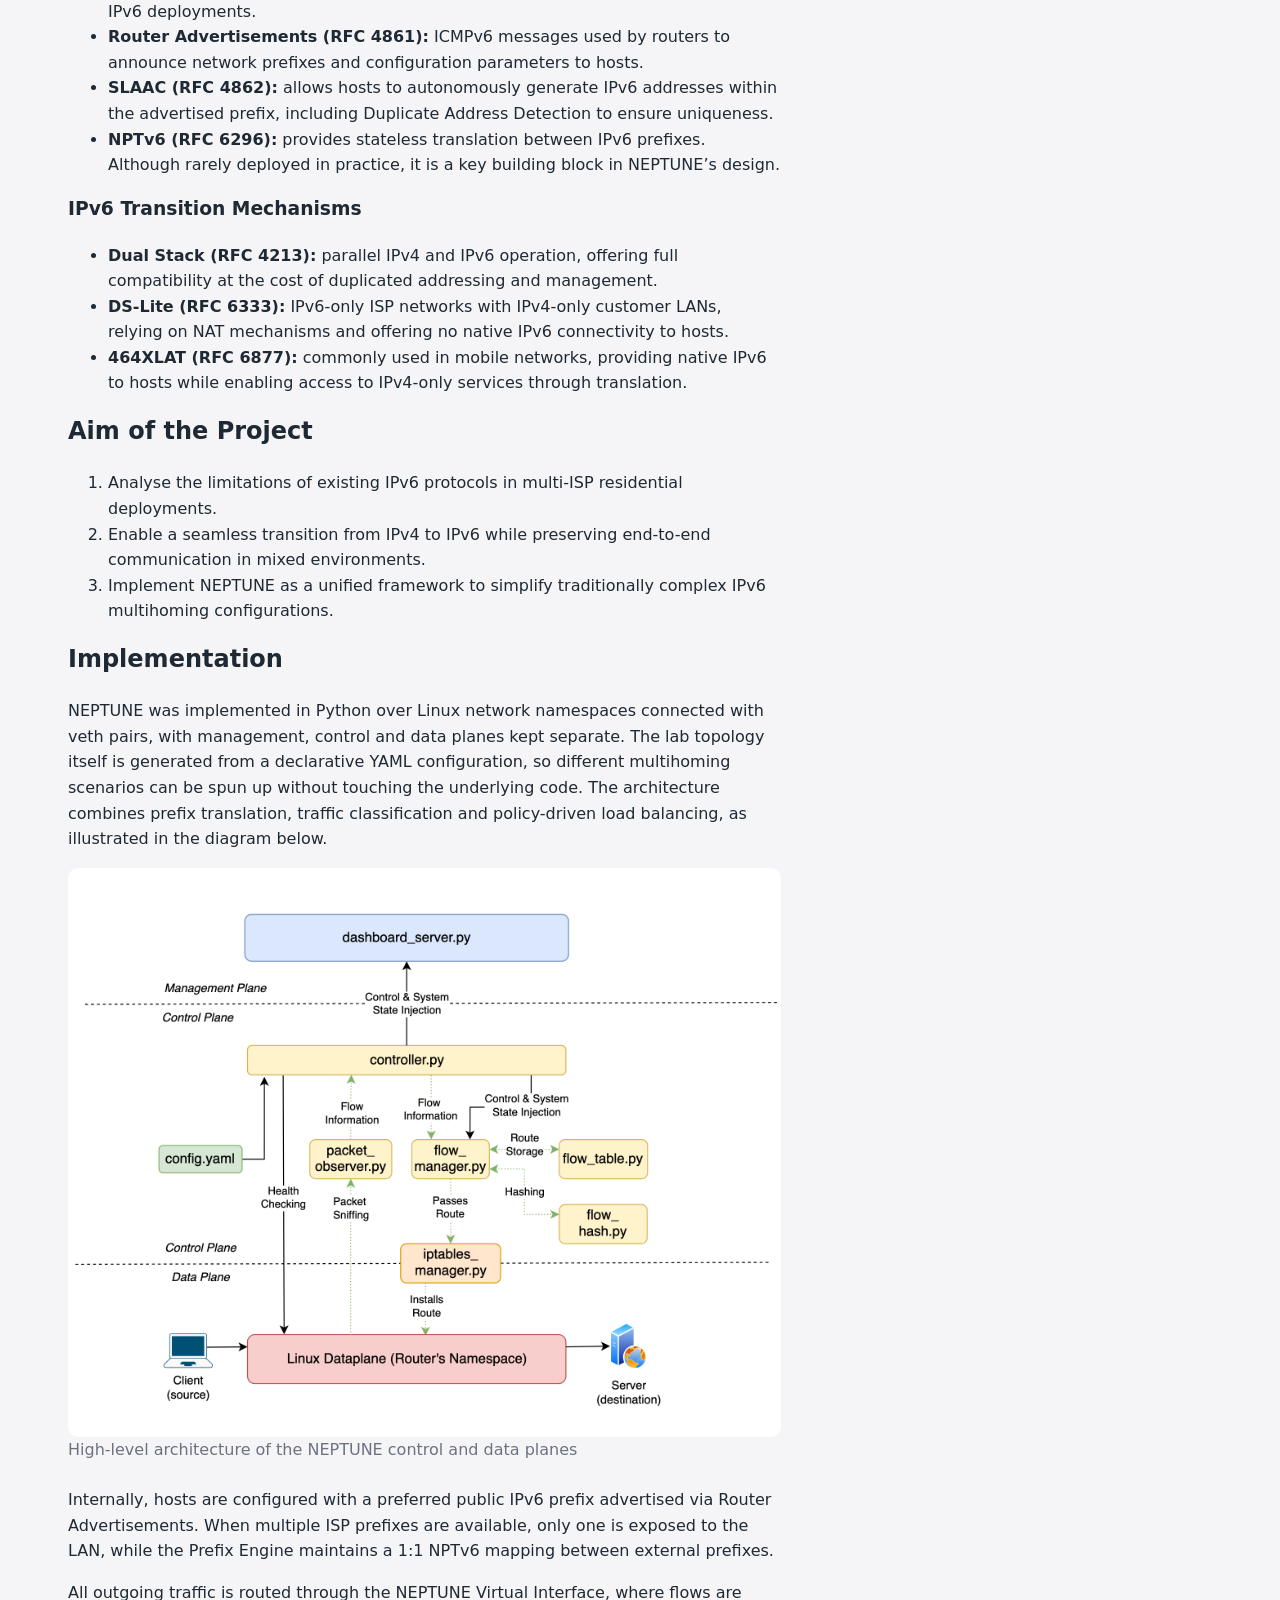
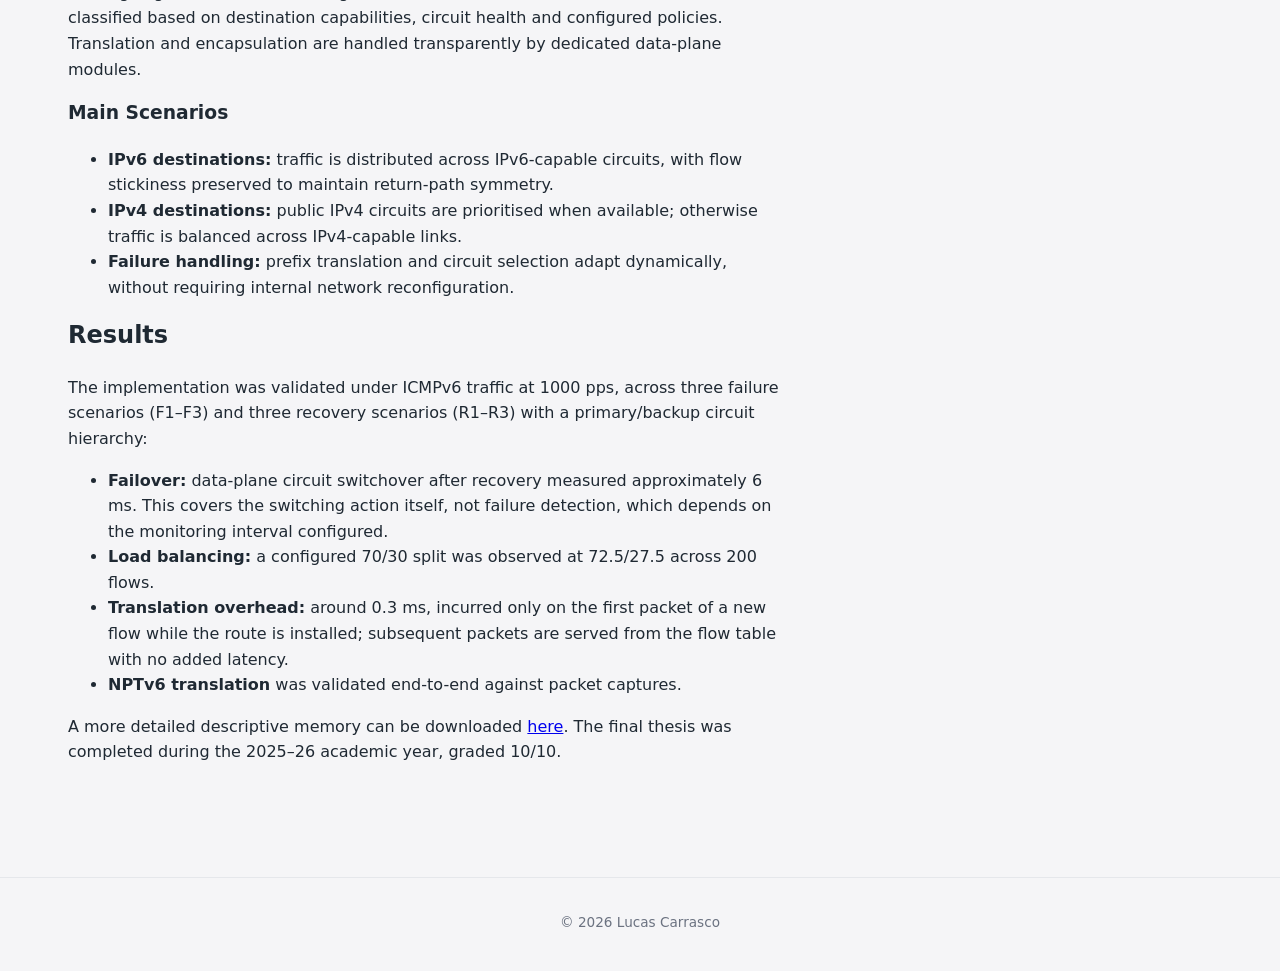
<file: neptune.html>
<!doctype html>
<html lang="en">
<head>
  <meta charset="utf-8">
  <meta name="viewport" content="width=device-width, initial-scale=1">
  <title>NEPTUNE – IPv6 Multihoming Architecture – Lucas Carrasco</title>
  <link rel="icon" href="assets/img/favicon.png" type="image/png">
  <meta name="description" content="NEPTUNE: an implemented IPv6 multihoming framework for residential multi-ISP networks, built and validated as a final year thesis (10/10).">
  <link rel="stylesheet" href="assets/css/styles.css">
</head>
<body>

<header class="site-header">
  <div class="container nav">
    <a class="logo" href="index.html">LC</a>
    <nav class="menu" id="menu">
      <a href="index.html#experience">Projects</a>
      <a href="about.html">About</a>
      <a href="cv.html">CV</a>
      <a href="mailto:carrascodominguezlucas@gmail.com">Contact</a>
    </nav>
    <button class="menu-toggle" aria-controls="menu" aria-expanded="false">☰</button>
  </div>
</header>

<main class="container section">
  <a class="breadcrumb" href="index.html">← All projects</a>

  <h1>NEPTUNE: IPv6 Multihoming Architecture for Multi-ISP Networks</h1>
  <p class="muted">2025–26 • Final Year Thesis (10/10) • IPv6, Multihoming, DHCPv6-PD, NPTv6, Protocol Design</p>

  <div class="grid two">
    <section>

      <h2>Summary</h2>
      <p>
        Most fixed Internet access networks still rely on IPv4, typically assigning a single public address
        to the customer router and using NAT to provide connectivity to internal hosts. While effective as
        a workaround for address exhaustion, this model was never part of the original Internet design and
        introduces limitations for end-to-end services such as point-to-point VPNs.
      </p>
      <p>
        IPv6 addresses the public addressing problem through a vastly larger address space and native
        auto-configuration mechanisms. However, IPv4 and IPv6 are not interoperable, requiring transition
        mechanisms and increasing operational complexity, especially in mixed deployments.
      </p>
      <p>
        A particularly unresolved issue is IPv6 multihoming in residential and small enterprise networks.
        Unlike IPv4 NAT-based setups, IPv6 requires hosts to be addressed from each ISP prefix, complicating
        traffic engineering, load balancing and failure recovery. NEPTUNE implements a unified architecture
        to address these limitations through coordinated prefix translation, traffic steering and policy control.
      </p>

      <h2>Motivation</h2>
      <p>
        The continuous growth of Internet-connected devices is increasingly exposing the architectural
        limitations of IPv4-based networks. The lack of public addressing per device complicates or prevents
        the deployment of services that rely on stable end-to-end connectivity.
      </p>
      <p>
        At the same time, IPv6 lacks a practical solution for a very common real-world scenario: using
        multiple Internet connections simultaneously in residential or small enterprise environments.
        NEPTUNE is motivated by this gap, addressing an existing and operationally relevant problem rather
        than a speculative future requirement.
      </p>

      <h2>State of the Art</h2>
      <p>
        The closest reference to the problem addressed by NEPTUNE is found in section 3.2.4 (Multihoming)
        of <strong>RFC 7368 – IPv6 Home Networking Architecture Principles</strong>. While it acknowledges
        the complexity of multihoming and encourages minimising architectural overhead, it does not provide
        a complete framework suitable for real multi-ISP residential deployments.
      </p>

      <blockquote>
        <p>
          However, the general multihoming problem is broad, and solutions suggested to date within the IETF
          have included complex architectures for monitoring connectivity, traffic engineering, identifier-locator
          separation, and connection survivability across multihoming events. (RFC 7368, 2014)
        </p>
      </blockquote>

      <p>
        NEPTUNE builds on existing IPv6 and transition mechanisms rather than introducing entirely new ones,
        combining them into a coherent and operationally manageable architecture.
      </p>

      <h3>IPv6-Specific Protocols</h3>
      <ul>
        <li>
          <strong>DHCPv6-PD (RFC 8415):</strong> used by ISPs to delegate one or more IPv6 prefixes to the
          customer edge router, forming the basis of address assignment in residential IPv6 deployments.
        </li>
        <li>
          <strong>Router Advertisements (RFC 4861):</strong> ICMPv6 messages used by routers to announce
          network prefixes and configuration parameters to hosts.
        </li>
        <li>
          <strong>SLAAC (RFC 4862):</strong> allows hosts to autonomously generate IPv6 addresses within
          the advertised prefix, including Duplicate Address Detection to ensure uniqueness.
        </li>
        <li>
          <strong>NPTv6 (RFC 6296):</strong> provides stateless translation between IPv6 prefixes. Although
          rarely deployed in practice, it is a key building block in NEPTUNE’s design.
        </li>
      </ul>

      <h3>IPv6 Transition Mechanisms</h3>
      <ul>
        <li>
          <strong>Dual Stack (RFC 4213):</strong> parallel IPv4 and IPv6 operation, offering full compatibility
          at the cost of duplicated addressing and management.
        </li>
        <li>
          <strong>DS-Lite (RFC 6333):</strong> IPv6-only ISP networks with IPv4-only customer LANs, relying
          on NAT mechanisms and offering no native IPv6 connectivity to hosts.
        </li>
        <li>
          <strong>464XLAT (RFC 6877):</strong> commonly used in mobile networks, providing native IPv6 to
          hosts while enabling access to IPv4-only services through translation.
        </li>
      </ul>

      <h2>Aim of the Project</h2>
      <ol>
        <li>
          Analyse the limitations of existing IPv6 protocols in multi-ISP residential deployments.
        </li>
        <li>
          Enable a seamless transition from IPv4 to IPv6 while preserving end-to-end communication
          in mixed environments.
        </li>
        <li>
          Implement NEPTUNE as a unified framework to simplify traditionally complex IPv6 multihoming configurations.
        </li>
      </ol>

      <h2>Implementation</h2>
      <p>
        NEPTUNE was implemented in Python over Linux network namespaces connected with veth pairs,
        with management, control and data planes kept separate. The lab topology itself is generated
        from a declarative YAML configuration, so different multihoming scenarios can be spun up
        without touching the underlying code. The architecture combines prefix translation, traffic
        classification and policy-driven load balancing, as illustrated in the diagram below.
      </p>

      <figure class="project-hero">
        <img src="assets/img/neptune/neptune-v2.png" alt="NEPTUNE protocol architecture diagram">
        <figcaption class="muted">
          High-level architecture of the NEPTUNE control and data planes
        </figcaption>
      </figure>

      <p>
        Internally, hosts are configured with a preferred public IPv6 prefix advertised via Router
        Advertisements. When multiple ISP prefixes are available, only one is exposed to the LAN,
        while the Prefix Engine maintains a 1:1 NPTv6 mapping between external prefixes.
      </p>

      <p>
        All outgoing traffic is routed through the NEPTUNE Virtual Interface, where flows are classified
        based on destination capabilities, circuit health and configured policies. Translation and
        encapsulation are handled transparently by dedicated data-plane modules.
      </p>

      <h3>Main Scenarios</h3>
      <ul>
        <li>
          <strong>IPv6 destinations:</strong> traffic is distributed across IPv6-capable circuits, with
          flow stickiness preserved to maintain return-path symmetry.
        </li>
        <li>
          <strong>IPv4 destinations:</strong> public IPv4 circuits are prioritised when available;
          otherwise traffic is balanced across IPv4-capable links.
        </li>
        <li>
          <strong>Failure handling:</strong> prefix translation and circuit selection adapt dynamically,
          without requiring internal network reconfiguration.
        </li>
      </ul>

      <h2>Results</h2>
      <p>
        The implementation was validated under ICMPv6 traffic at 1000 pps, across three failure
        scenarios (F1–F3) and three recovery scenarios (R1–R3) with a primary/backup circuit
        hierarchy:
      </p>
      <ul>
        <li>
          <strong>Failover:</strong> data-plane circuit switchover after recovery measured
          approximately 6 ms. This covers the switching action itself, not failure detection,
          which depends on the monitoring interval configured.
        </li>
        <li>
          <strong>Load balancing:</strong> a configured 70/30 split was observed at 72.5/27.5
          across 200 flows.
        </li>
        <li>
          <strong>Translation overhead:</strong> around 0.3 ms, incurred only on the first packet
          of a new flow while the route is installed; subsequent packets are served from the flow
          table with no added latency.
        </li>
        <li>
          <strong>NPTv6 translation</strong> was validated end-to-end against packet captures.
        </li>
      </ul>
      <p>
        A more detailed descriptive memory can be downloaded <a href="assets/docs/Anexo B-TFG.pdf" target="_blank" rel="noopener">here</a>.
        The final thesis was completed during the 2025–26 academic year, graded 10/10.
      </p>

    </section>

    <aside>
      <div class="panel">
        <h3>Technologies</h3>
        <ul class="tags vertical">
          <li>IPv6</li>
          <li>Multihoming</li>
          <li>DHCPv6-PD</li>
          <li>NPTv6</li>
          <li>SLAAC &amp; RA</li>
          <li>Control-plane design</li>
          <li>Python</li>
          <li>Linux network namespaces</li>
          <li>veth</li>
        </ul>
      </div>

      <div class="panel">
        <h3>Links</h3>
        <ul>
          <li><a href="assets/docs/Anexo B-TFG.pdf" target="_blank" rel="noopener">Descriptive Memory (PDF)</a></li>
          <li><a href="assets/docs/TFG Lucas Carrasco Dominguez.pdf" target="_blank" rel="noopener">Full Thesis (PDF)</a></li>
        </ul>
      </div>
    </aside>
  </div>
</main>

<footer class="site-footer">
  <div class="container">
    <p>© <span id="year"></span> Lucas Carrasco</p>
  </div>
</footer>

<script src="assets/js/main.js" defer></script>
</body>
</html>
</file>
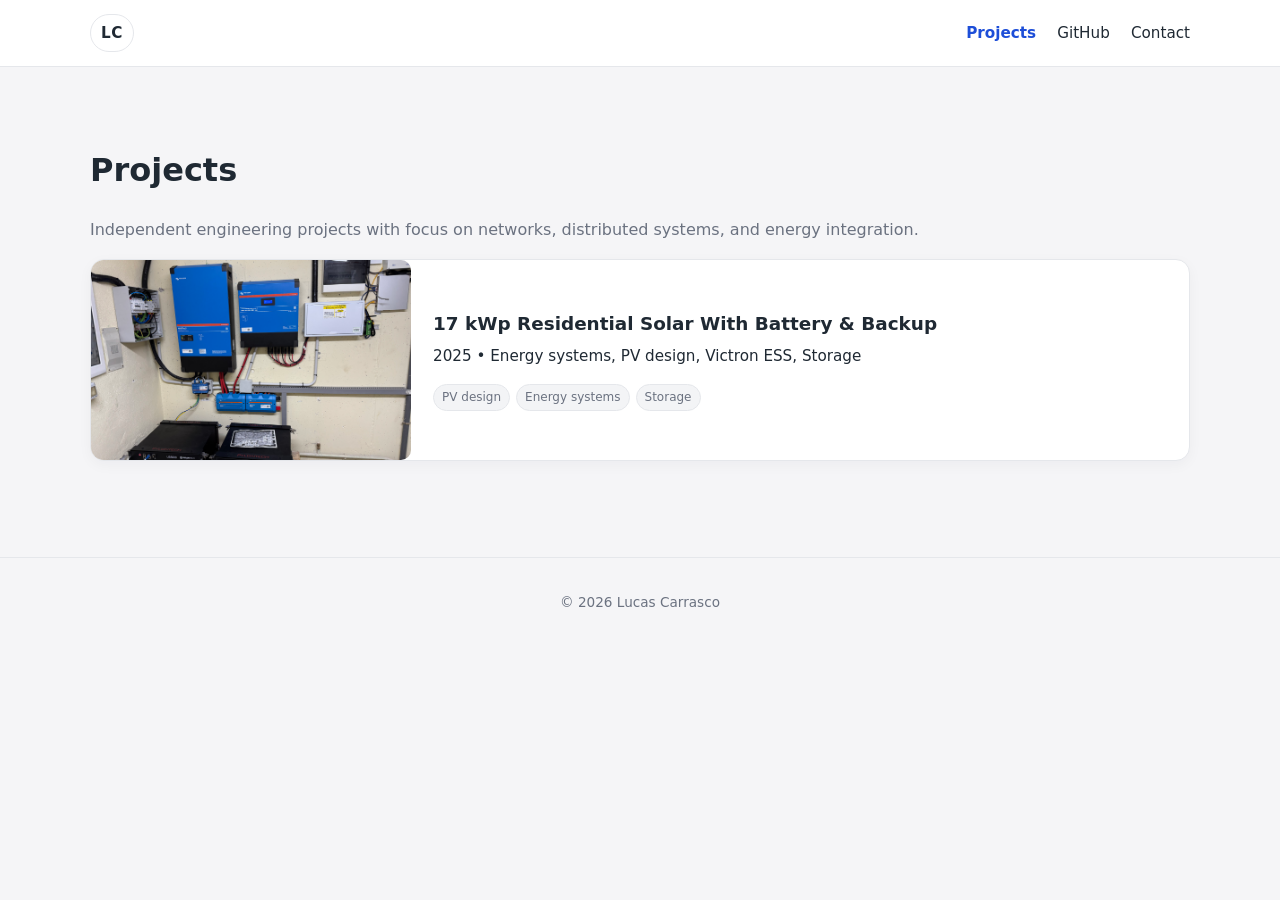
<file: lc-portfolio/projects.html>
<!doctype html>
<html lang="en">
<head>
  <meta charset="utf-8">
  <meta name="viewport" content="width=device-width, initial-scale=1">
  <title>Projects – Lucas Carrasco</title>
  <link rel="stylesheet" href="assets/css/styles.css">
</head>
<body>
  <header class="site-header">
    <div class="container nav">
      <a class="logo" href="index.html">LC</a>
      <nav class="menu" id="menu">
        <a class="active" href="projects.html">Projects</a>
        <a href="https://github.com/LCS-26" target="_blank" rel="noopener">GitHub</a>
        <a href="mailto:lucas@example.com">Contact</a>
      </nav>
      <button class="menu-toggle" aria-controls="menu" aria-expanded="false">☰</button>
    </div>
  </header>

  <main class="container section">
    <h1>Projects</h1>
    <p class="muted">Independent engineering projects with focus on networks, distributed systems, and energy integration.</p>

    <div class="grid projects-list">
      <!-- DUPLICA ESTE BLOQUE POR PROYECTO -->
      <article class="card">
        <img src="assets/img/solar/install.jpeg" alt="17 kWp Residential Solar With Battery & Backup">
        <div class="card-body">
          <h3><a href="solar.html">17 kWp Residential Solar With Battery & Backup</a></h3>
          <p>2025 • Energy systems, PV design, Victron ESS, Storage</p>
          <ul class="tags"><li>PV design</li><li>Energy systems</li><li>Storage</li></ul>
        </div>
      </article>
      <!-- /FIN BLOQUE -->
    </div>
  </main>

  <footer class="site-footer">
    <div class="container">
      <p>© <span id="year"></span> Lucas Carrasco</p>
    </div>
  </footer>

  <script src="assets/js/main.js" defer></script>
</body>
</html>
</file>
<file: assets/css/styles.css>
/* ============================
   Base & theme
   ============================ */

:root{
  --bg:#f5f5f7;        /* fondo principal */
  --panel:#ffffff;     /* paneles / header / aside / cards */
  --card:#ffffff;
  --text:#1f2933;      /* texto principal */
  --muted:#6b7280;     /* texto secundario */
  --accent:#1d4ed8;    /* azul sobrio */
  --accent-2:#1d4ed8;
  --border:#e5e7eb;    /* bordes suaves */
}

*{
  box-sizing:border-box;
}

html,body{
  margin:0;
  padding:0;
}

body{
  font-family:Inter,system-ui,-apple-system,Segoe UI,Roboto,Ubuntu,Arial,sans-serif;
  background:var(--bg);
  color:var(--text);
  line-height:1.6;
  overflow-x:hidden; /* evita desbordes horizontales feos */
}

/* Layout helpers */

.container {
  width: 100%;
  max-width: 1200px;
  margin-inline: auto;
  padding-inline: 16px;   /* ← base, SIEMPRE */
}

.section{
  padding:56px 0;
}

.grid{
  display:grid;
  gap:24px;
}

.grid.two{
  grid-template-columns:1.4fr .8fr;
}

@media(max-width:900px){
  .grid.two{grid-template-columns:1fr}
}

/* Typo utils */

.muted{color:var(--muted)}
.accent{color:var(--accent)}

img{
  max-width:100%;
  display:block;
  border-radius:10px;
}

h1,h2,h3{
  margin-top:0;
}

/* ============================
   Buttons
   ============================ */

.btn{
  display:inline-block;
  padding:10px 18px;
  border-radius:999px;
  background:var(--accent);
  color:#ffffff;
  font-weight:600;
  text-decoration:none;
  font-size:0.95rem;
}

.btn.ghost{
  background:transparent;
  border:1px solid var(--accent);
  color:var(--accent);
}

.actions{
  display:flex;
  flex-wrap:wrap;
  gap:10px;
  margin-top:12px;
}

/* ============================
   Header & nav
   ============================ */

.site-header{
  position:relative;          /* no sticky → no solapes en móvil */
  top:0;
  left:0;
  right:0;
  background:rgba(255,255,255,0.96);
  backdrop-filter:blur(10px);
  border-bottom:1px solid var(--border);
  z-index:20;
}

.nav{
  display:flex;
  align-items:center;
  justify-content:space-between;
  padding:14px 0;
}

.logo{
  font-weight:700;
  letter-spacing:0.04em;
  font-size:0.95rem;
  color:var(--text);
  text-decoration:none;
  border:1px solid var(--border);
  padding:6px 10px;
  border-radius:999px;
  background:#ffffff;
}

.menu a{
  color:var(--text);
  text-decoration:none;
  margin-left:16px;
  font-size:0.95rem;
}

.menu a:hover{
  color:var(--accent);
}

.menu-toggle{
  display:none;
  background:transparent;
  border:1px solid var(--border);
  color:var(--text);
  padding:6px 10px;
  border-radius:999px;
  font-size:0.9rem;
}

@media (max-width: 720px) {
  .menu {
    display: none;
    position: absolute;
    right: 16px;
    top: 64px;
    background: var(--panel);
    border: 1px solid var(--border);
    padding: 16px 20px;
    border-radius: 20px;
    box-shadow: 0 14px 40px rgba(15, 23, 42, 0.18);
    min-width: 210px;          /* más ancho */
    z-index: 50;
  }

  .menu a {
    display: block;
    margin: 0;
    padding: 10px 0;           /* más alto cada item */
    font-size: 1rem;           /* texto un poco mayor */
  }

  .menu a + a {
    border-top: 1px solid rgba(229, 231, 235, 0.8);
    margin-top: 8px;
  }

  .menu.open {
    display: block;
  }

  .menu-toggle {
    display: block;
    background: #ffffff;
    border: 1px solid var(--border);
    border-radius: 999px;
    padding: 8px 10px;
    font-size: 1.1rem;         /* icono un poquito más grande */
  }
}

/* ============================
   HERO FULL-WIDTH IMAGE
   ============================ */

.hero-visual {
  width: 100%;
  background: #0b1120;
}

.hero-visual-inner {
  position: relative;
  overflow: hidden;
  /* IMPORTANTE: SIN max-height aquí */
}

/* Foto de fondo: ocupa todo el contenedor y no condiciona la altura */
.hero-visual-inner img {
  position: absolute;
  inset: 0;
  width: 100%;
  height: 100%;
  object-fit: cover;
  object-position: center top; /* parte superior del servidor */
  display: block;
}

/* Capa oscura encima de la foto */
.hero-visual-overlay {
  position: absolute;
  inset: 0;
  background: radial-gradient(
    circle at 15% 20%,
    rgba(15,23,42,0.9) 0,
    rgba(15,23,42,0.75) 40%,
    rgba(15,23,42,0.35) 70%,
    rgba(15,23,42,0.05) 100%
  );
}

/* Contenido (texto) encima de la foto.
   AHORA es el que manda en la altura del hero. */
.hero-visual-content {
  position: relative;          /* ya no absolute */
  display: flex;
  align-items: center;
  padding: 80px 0 96px;        /* da altura al hero */
}

/* Texto dentro del hero */
.hero-text {
  max-width: 540px;
  color: #e5e7eb;
}

.hero-text h1 {
  margin: 8px 0 10px;
  font-size: 2.3rem;
}

.hero-text .lead {
  font-size: 0.98rem;
  max-width: 540px;
  margin: 0 0 18px;
}

.hero-text .accent {
  color: #60a5fa;
}

.hero-text .btn {
  box-shadow: 0 10px 25px rgba(15, 23, 42, 0.35);
}

.hero-text .btn.ghost {
  background: transparent;
  border-color: #93c5fd;
  color: #e5e7eb;
}

/* Chips debajo del hero */
.hero-meta {
  margin-top: 18px;
  display: flex;
  flex-wrap: wrap;
  gap: 6px;
  font-size: 0.8rem;
}

.hero-meta span {
  padding: 4px 8px;
  border-radius: 999px;
  background: rgba(15, 23, 42, 0.7);
  border: 1px solid rgba(148, 163, 184, 0.7);
}

/* Eyebrow en el hero */
.eyebrow {
  font-size: 0.8rem;
  letter-spacing: 0.16em;
  text-transform: uppercase;
  color: rgba(193, 206, 224, 0.9);
  margin-bottom: 6px;
}

/* ===== RESPONSIVE HERO ===== */

@media (max-width: 900px) {
  .hero-visual-content {
    padding: 64px 0 72px;
    align-items: flex-end;
  }

  .hero-text h1 {
    font-size: 2rem;
  }

  .hero-text .lead {
    font-size: 0.95rem;
  }

  .hero-meta {
    margin-top: 12px;
  }
}

@media (max-width: 640px) {
  .hero-visual-content {
    padding: 56px 0 64px;
  }

  .hero-text h1 {
    font-size: 1.8rem;
  }

  .hero-text .lead {
    font-size: 0.93rem;
  }
}

/* ============================
   Engineering statement
   ============================ */

.statement-section {
  padding-top: 36px;
  padding-bottom: 28px;
  border-top: 1px solid var(--border);
}

.statement-body {
  max-width: 760px;
}

.statement-section h2 {
  margin: 0 0 8px;
  font-size: 1.25rem;       /* similar a “Projects” */
}

.statement-section p {
  margin: 0 0 10px;
  font-size: 0.95rem;
  color: var(--text);
}

@media (max-width: 768px) {
  .statement-body {
    max-width: none;
  }
}

/* ============================
   Projects list (landing)
   ============================ */

#projects h2{
  margin-bottom:4px;
}

.projects-list{
  display:flex;
  flex-direction:column;
  gap:28px;
}

/* Tarjeta base */
.project-card{
  display:flex;
  align-items:stretch;
  gap:24px;
  padding:18px;
  border-radius:18px;
  background:var(--panel);
  border:1px solid var(--border);
  box-shadow:0 8px 24px rgba(15,23,42,0.04);
}

/* Imagen */
.project-card img{
  width:420px;          /* ancho fijo razonable */
  max-width:420px;
  height:240px;
  object-fit:cover;
  object-position:top center;
  flex-shrink:0;
  border-radius:14px;
}

/* Diagramas / capturas: mostrar completos, no recortados */
.project-card img.diagram-thumb{
  object-fit:contain;
  background:#ffffff;
  padding:12px;
  border:1px solid var(--border);
}

/* Texto */
.project-content{
  display:flex;
  flex-direction:column;
  justify-content:center;
  gap:6px;
}

.project-content h3{
  margin:0;
  font-size:1.15rem;
}

.project-content h3 a{
  color:var(--text);
  text-decoration:none;
}

.project-content h3 a:hover{
  color:var(--accent);
}

.project-content p{
  margin:0 0 6px;
  font-size:0.95rem;
}

/* Tags */
.project-tags{
  display:flex;
  flex-wrap:wrap;
  gap:6px;
}

.project-tags span{
  font-size:0.75rem;
  padding:4px 9px;
  border-radius:999px;
  background:#f3f4f6;
  border:1px solid var(--border);
  color:var(--muted);
}

/* Alternar layout (imagen derecha) */
.project-card.reverse{
  flex-direction:row-reverse;
  text-align:right;
}

.project-card.reverse .project-content{
  align-items:flex-end;
}

.project-card.reverse .project-tags{
  justify-content:flex-end;
}

/* Mobile: cards apiladas */
@media(max-width:820px){
  .project-card,
  .project-card.reverse{
    flex-direction:column;
    text-align:left;
  }

  .project-card img{
    width:100%;
    max-width:100%;
    height:auto;
  }

  .project-card.reverse .project-content{
    align-items:flex-start;
  }

  .project-card.reverse .project-tags{
    justify-content:flex-start;
  }
}

/* ============================
   Project detail pages
   ============================ */

.project-hero{
  margin:16px 0 24px;
}

/* Panel genérico (asides, bloques info) */
.panel{
  background:var(--panel);
  border:1px solid var(--border);
  border-radius:12px;
  padding:14px 16px;
  margin-bottom:16px;
}

/* Breadcrumb */
.breadcrumb{
  display:inline-block;
  margin-bottom:12px;
  color:var(--muted);
  text-decoration:none;
  font-size:0.9rem;
}

.breadcrumb:hover{
  color:var(--accent);
}

/* Tags verticales en asides */
.tags{
  list-style:none;
  padding:0;
  margin:8px 0 0;
  display:flex;
  flex-wrap:wrap;
  gap:6px;
}

.tags li{
  font-size:0.75rem;
  color:var(--muted);
  background:#f3f4f6;
  padding:3px 8px;
  border-radius:999px;
  border:1px solid #e5e7eb;
}

.tags.vertical{
  flex-direction:column;
  align-items:flex-start;
}

/* ============================
   Installation gallery + lightbox
   ============================ */

.installation-gallery {
  column-count: 1;
  column-gap: 24px;
}

/* Desktop grande: 3 columnas */
@media (min-width: 1300px) {
  .installation-gallery {
    column-count: 2;
  }
}

/* Cada figura debe comportarse como bloque */
.installation-gallery figure {
  break-inside: avoid;
  margin-bottom: 24px;
}

.installation-gallery img{
  width:100%;
  border-radius:12px;
  cursor:zoom-in;
  transition:transform 0.15s ease;
}

.installation-gallery img:hover{
  transform:scale(1.02);
}

/* Lightbox modal */
#lightbox-modal{
  position:fixed;
  inset:0;
  background:rgba(0,0,0,0.85);
  display:none;
  justify-content:center;
  align-items:center;
  z-index:50;
}

#lightbox-modal img{
  max-width:95%;
  max-height:90%;
  border-radius:12px;
}

#lightbox-modal.visible{
  display:flex;
}

#lightbox-modal:after{
  content:"✕";
  position:absolute;
  top:24px;
  right:32px;
  font-size:32px;
  color:white;
  cursor:pointer;
}

/* ============================
   Pill list genérica (por si la usas en otros sitios)
   ============================ */

.pill-list{
  list-style:none;
  padding:0;
  margin:0;
  display:flex;
  flex-direction:column;
  gap:8px;
  font-size:0.95rem;
}

.pill-list li{
  display:flex;
  align-items:flex-start;
  gap:10px;
  padding:10px 12px;
  border-radius:999px;
  background:#f9fafb;
  border:1px solid #e5e7eb;
}

.pill-list li span{
  font-size:1.1rem;
  line-height:1;
}

/* Snapshot cards: layout más cómodo en pantallas pequeñas */
@media (max-width: 720px) {
  .pill-list-columns {
    flex-direction: column;
    flex-wrap: nowrap;
  }

  .pill-list-columns li {
    width: 100%;
    border-radius: 16px;
  }
}

/* ============================
   Footer
   ============================ */

.site-footer{
  border-top:1px solid var(--border);
  padding:20px 0 24px;
  margin-top:40px;
  text-align:center;
  font-size:0.85rem;
  color:var(--muted);
}

.site-footer a{
  color:var(--accent);
  text-decoration:none;
}

/* ============================
   Mobile container padding
   ============================ */

  .container {
  width: 100%;
  max-width: 1200px;
  margin-inline: auto;
  padding-inline: 16px;   /* ← base, SIEMPRE */
}

@media(max-width:768px){
  .container{
    padding-left:16px;
    padding-right:16px;
  }
}

/* ============================
   FINAL FIX: global gutters
   (pegar al FINAL del CSS)
   ============================ */

:root { --gutter: 16px; }

@media (min-width: 480px)  { :root { --gutter: 18px; } }
@media (min-width: 768px)  { :root { --gutter: 24px; } }  /* iPad portrait */
@media (min-width: 1024px) { :root { --gutter: 28px; } }

.container{
  padding-left: var(--gutter) !important;
  padding-right: var(--gutter) !important;
}

/* Por si hay <main class="container ..."> o secciones raras */
main.container,
section.container,
header .container{
  padding-left: var(--gutter) !important;
  padding-right: var(--gutter) !important;
}

/* Evita que algo "100vw" te coma el padding en horizontal */
html, body{
  overflow-x: hidden;
}
</file>
<file: lc-portfolio/assets/css/styles.css>
:root{
  /* Paleta clara, seria, con acento azul */
  --bg:#f5f5f7;        /* fondo principal */
  --panel:#ffffff;     /* paneles / header / aside */
  --card:#ffffff;      /* tarjetas */
  --text:#1f2933;      /* texto principal (gris muy oscuro) */
  --muted:#6b7280;     /* texto secundario */
  --accent:#1d4ed8;    /* azul sobrio */
  --accent-2:#1d4ed8;  /* mismo acento (sin degradados) */
  --border:#e5e7eb;    /* bordes suaves */
}

*{box-sizing:border-box}
html,body{margin:0;padding:0}

body{
  font-family:Inter,system-ui,-apple-system,Segoe UI,Roboto,Ubuntu,Arial,sans-serif;
  background:var(--bg);
  color:var(--text);
  line-height:1.6;
}

.container{
  max-width:1100px;
  margin:0 auto;
  padding:0 20px;
}

.section{padding:56px 0}

.muted{color:var(--muted)}
.accent{color:var(--accent)}

img{
  max-width:100%;
  display:block;
  border-radius:10px;
}

/* Botones */
.btn{
  display:inline-block;
  padding:10px 18px;
  border-radius:999px;
  background:var(--accent);
  color:#ffffff;
  font-weight:600;
  text-decoration:none;
  font-size:0.95rem;
}

.btn.ghost{
  background:transparent;
  border:1px solid var(--accent);
  color:var(--accent);
}

.grid{
  display:grid;
  gap:24px;
}

.grid.cards{
  grid-template-columns:repeat(auto-fit,minmax(260px,1fr));
}

.grid.two{
  grid-template-columns:1.4fr .8fr;
}

@media(max-width:900px){
  .grid.two{grid-template-columns:1fr}
}

/* Header */
.site-header{
  position:sticky;
  top:0;
  background:rgba(255,255,255,0.96);
  backdrop-filter:blur(10px);
  border-bottom:1px solid var(--border);
  z-index:10;
}

.nav{
  display:flex;
  align-items:center;
  justify-content:space-between;
  padding:14px 0;
}

.logo{
  font-weight:700;
  letter-spacing:0.04em;
  font-size:0.95rem;
  color:var(--text);
  text-decoration:none;
  border:1px solid var(--border);
  padding:6px 10px;
  border-radius:999px;
  background:#ffffff;
}

.menu a{
  color:var(--text);
  text-decoration:none;
  margin-left:16px;
  font-size:0.95rem;
}

.menu a.active{
  color:var(--accent);
  font-weight:600;
}

.menu-toggle{
  display:none;
  background:transparent;
  border:1px solid var(--border);
  color:var(--text);
  padding:6px 10px;
  border-radius:999px;
  font-size:0.9rem;
}

@media(max-width:720px){
  .menu{
    display:none;
    position:absolute;
    right:20px;
    top:58px;
    background:var(--panel);
    border:1px solid var(--border);
    padding:12px;
    border-radius:12px;
    box-shadow:0 8px 20px rgba(15,23,42,0.1);
  }
  .menu a{
    display:block;
    margin:8px 0;
  }
  .menu.open{display:block}
  .menu-toggle{display:block}
}

/* Hero layout tweaks */
.hero-layout {
  align-items: center;
  gap: 32px;
}

.hero .lead {
  max-width: 700px;
  font-size: 1rem;
  margin-top: 8px;
}

/* Hero aside panel */
.hero-aside {
  margin-top: 16px;
}

.hero-subtitle {
  margin-top: 0;
  margin-bottom: 8px;
  font-size: 1rem;
}

.pill-list {
  list-style: none;
  padding: 0;
  margin: 0;
  display: flex;
  flex-direction: column;
  gap: 8px;
  font-size: 0.95rem;
}

.pill-list li {
  background: #f3f4f6;
  border-radius: 999px;
  padding: 6px 10px;
  display: flex;
  align-items: center;
  gap: 8px;
  border: 1px solid #e5e7eb;
}

.pill-list li span {
  font-size: 1.1rem;
}

/* Selected projects list in home */
.selected-projects {
  display: grid;
  grid-template-columns: 1fr;
  gap: 16px;
  margin-top: 16px;
}

.selected-projects article {
  padding: 14px 16px;
  border-radius: 12px;
  border: 1px solid var(--border);
  background: var(--panel);
}

.selected-projects h3 {
  margin: 0 0 4px;
  font-size: 1.05rem;
}

.selected-projects p {
  margin: 0 0 6px;
  font-size: 0.95rem;
}

/* Responsive: apilar hero en móvil */
@media (max-width: 900px) {
  .hero-layout {
    grid-template-columns: 1fr;
  }
}

/* Cards de proyectos */
.card{
  background:var(--card);
  border:1px solid var(--border);
  border-radius:12px;
  overflow:hidden;
  box-shadow:0 4px 14px rgba(15,23,42,0.04);
}

.card-body{
  padding:16px 16px 18px;
}

.card h3{
  margin:0 0 6px;
  font-size:1rem;
}

.card h3 a{
  color:var(--text);
  text-decoration:none;
}

.card h3 a:hover{
  color:var(--accent);
}

.card p{
  font-size:0.95rem;
  margin:0 0 8px;
}

.tags{
  list-style:none;
  padding:0;
  margin:8px 0 0;
  display:flex;
  flex-wrap:wrap;
  gap:6px;
}

.tags li{
  font-size:0.75rem;
  color:var(--muted);
  background:#f3f4f6;
  padding:3px 8px;
  border-radius:999px;
  border:1px solid #e5e7eb;
}

.tags.vertical{
  flex-direction:column;
  align-items:flex-start;
}

/* Proyecto detalle */
.project-hero{
  margin:16px 0 24px;
}

.panel{
  background:var(--panel);
  border:1px solid var(--border);
  border-radius:12px;
  padding:14px 16px;
  margin-bottom:16px;
}

.breadcrumb{
  display:inline-block;
  margin-bottom:12px;
  color:var(--muted);
  text-decoration:none;
  font-size:0.9rem;
}

.breadcrumb:hover{
  color:var(--accent);
}

/* Footer */
.site-footer{
  border-top:1px solid var(--border);
  padding:20px 0 24px;
  margin-top:40px;
  text-align:center;
  font-size:0.85rem;
  color:var(--muted);
}

.site-footer a{
  color:var(--accent);
  text-decoration:none;
}

/* Installation gallery – larger photos */
.installation-gallery {
  grid-template-columns: repeat(auto-fit, minmax(300px, 1fr));
  gap: 24px;
}

.installation-gallery img {
  width: 100%;
  border-radius: 12px;
  cursor: zoom-in;
  transition: transform 0.15s ease;
}

.installation-gallery img:hover {
  transform: scale(1.02);
}

/* Lightbox modal */
#lightbox-modal {
  position: fixed;
  inset: 0;
  background: rgba(0,0,0,0.85);
  display: none;
  justify-content: center;
  align-items: center;
  z-index: 50;
}

#lightbox-modal img {
  max-width: 95%;
  max-height: 90%;
  border-radius: 12px;
}

#lightbox-modal.visible {
  display: flex;
}

#lightbox-modal:after {
  content: "✕";
  position: absolute;
  top: 24px;
  right: 32px;
  font-size: 32px;
  color: white;
  cursor: pointer;
}

/* Projects list – horizontal cards estilo "inmobiliaria premium" */
.projects-list {
  display: grid;
  grid-template-columns: 1fr;
  gap: 20px;
}

.projects-list .card {
  display: flex;
  align-items: stretch;
  padding: 0;
  overflow: hidden;
  border-radius: 14px;
  border: 1px solid var(--border);
}

.projects-list .card img {
  width: 320px;             /* antes 220px */
  height: 200px;            /* antes 140px */
  object-fit: cover;
  flex-shrink: 0;
}

.projects-list .card-body {
  padding: 18px 22px;
  display: flex;
  flex-direction: column;
  justify-content: center;
}

.projects-list .card h3 {
  margin: 0 0 6px;
  font-size: 1.15rem;
}

.projects-list .card p {
  margin: 0 0 10px;
  font-size: 0.95rem;
}

.projects-list .tags {
  margin-top: 6px;
}

/* Móvil */
@media (max-width: 720px) {
  .projects-list .card {
    flex-direction: column;
  }

  .projects-list .card img {
    width: 100%;
    height: 220px;
  }
}
</file>
